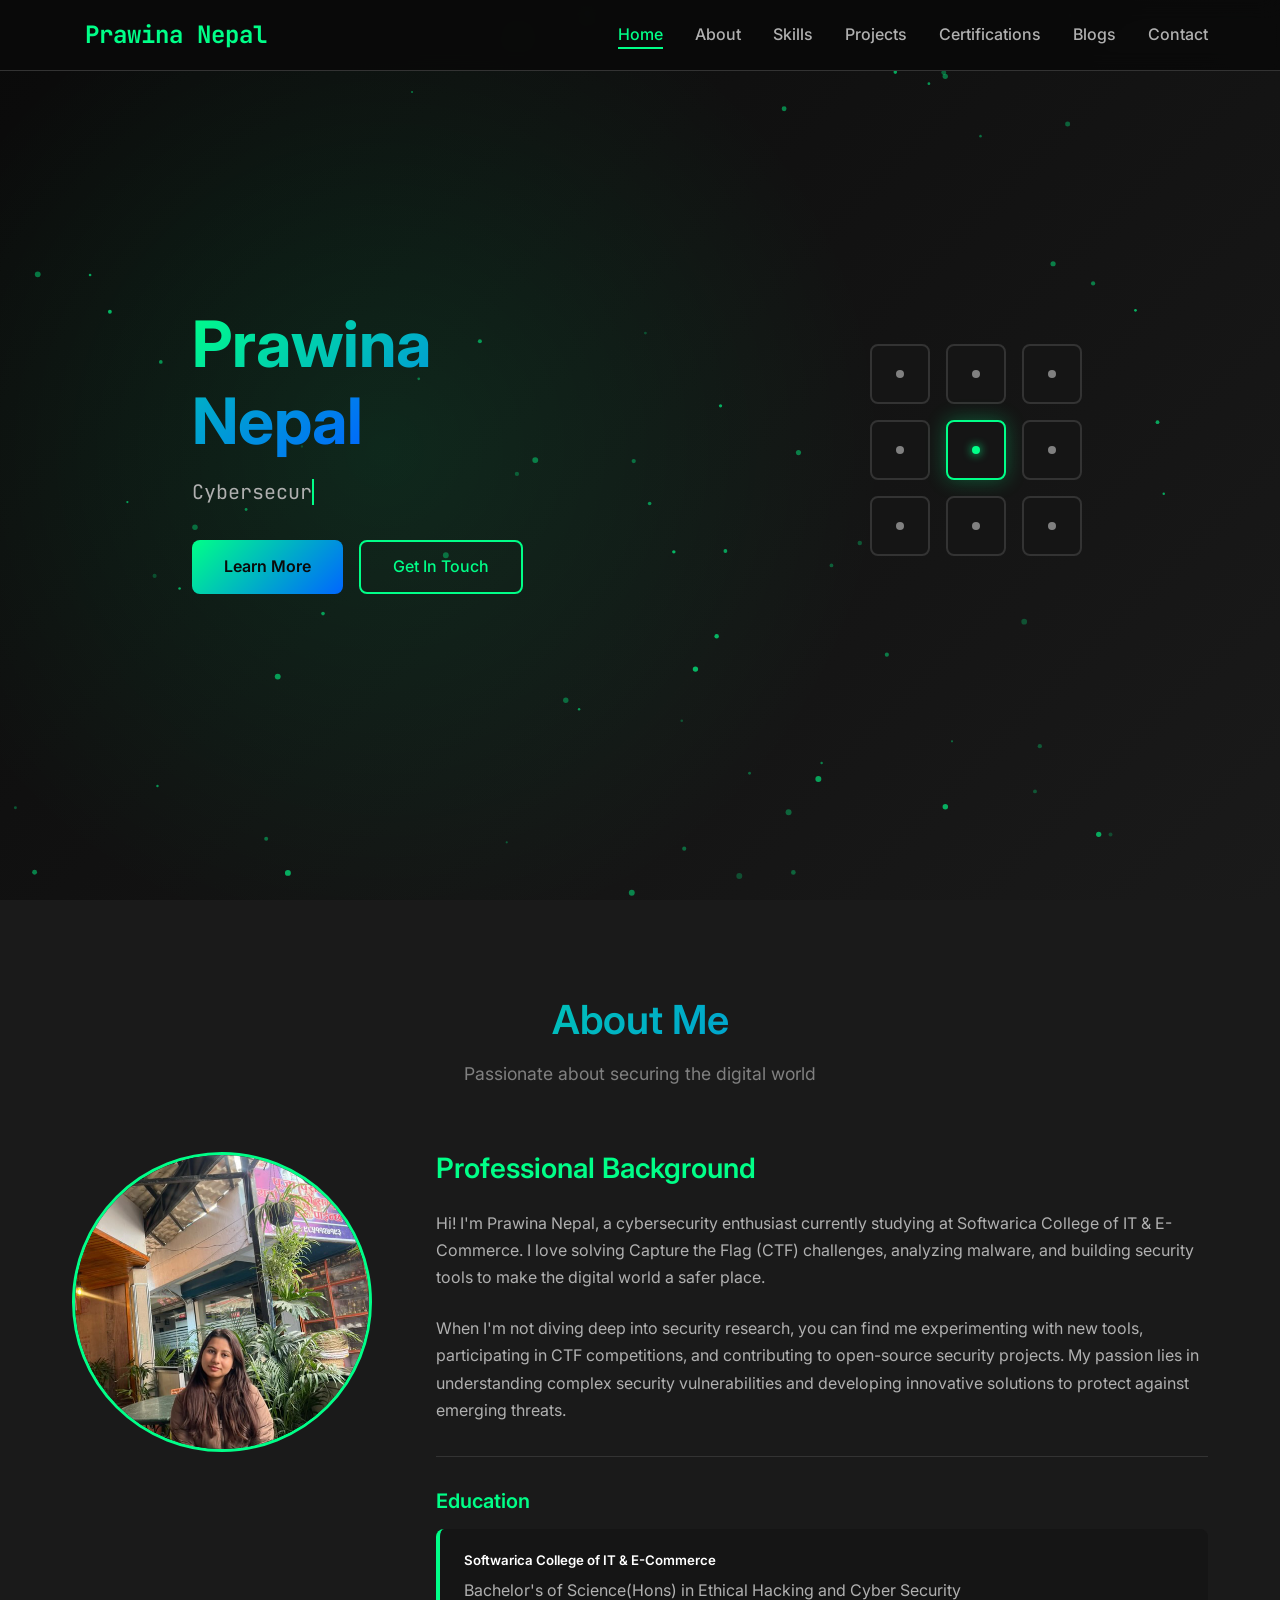
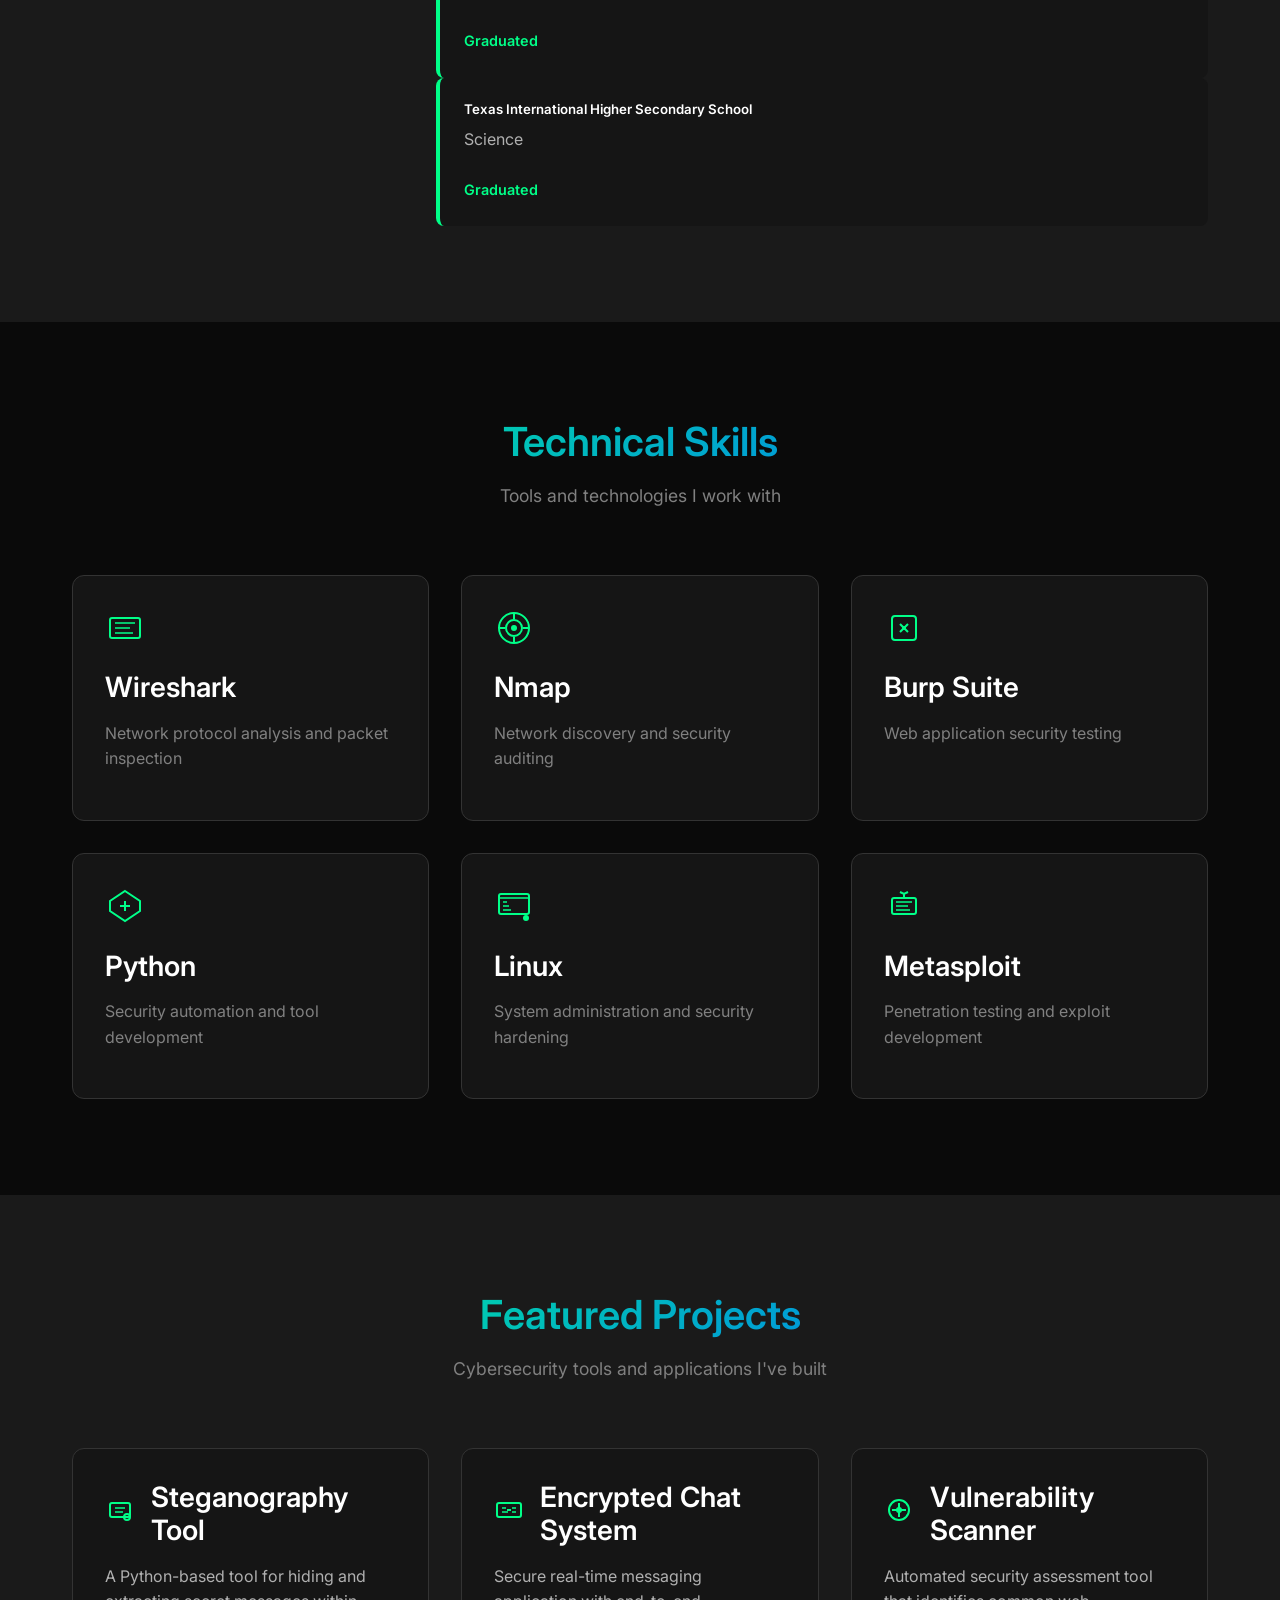
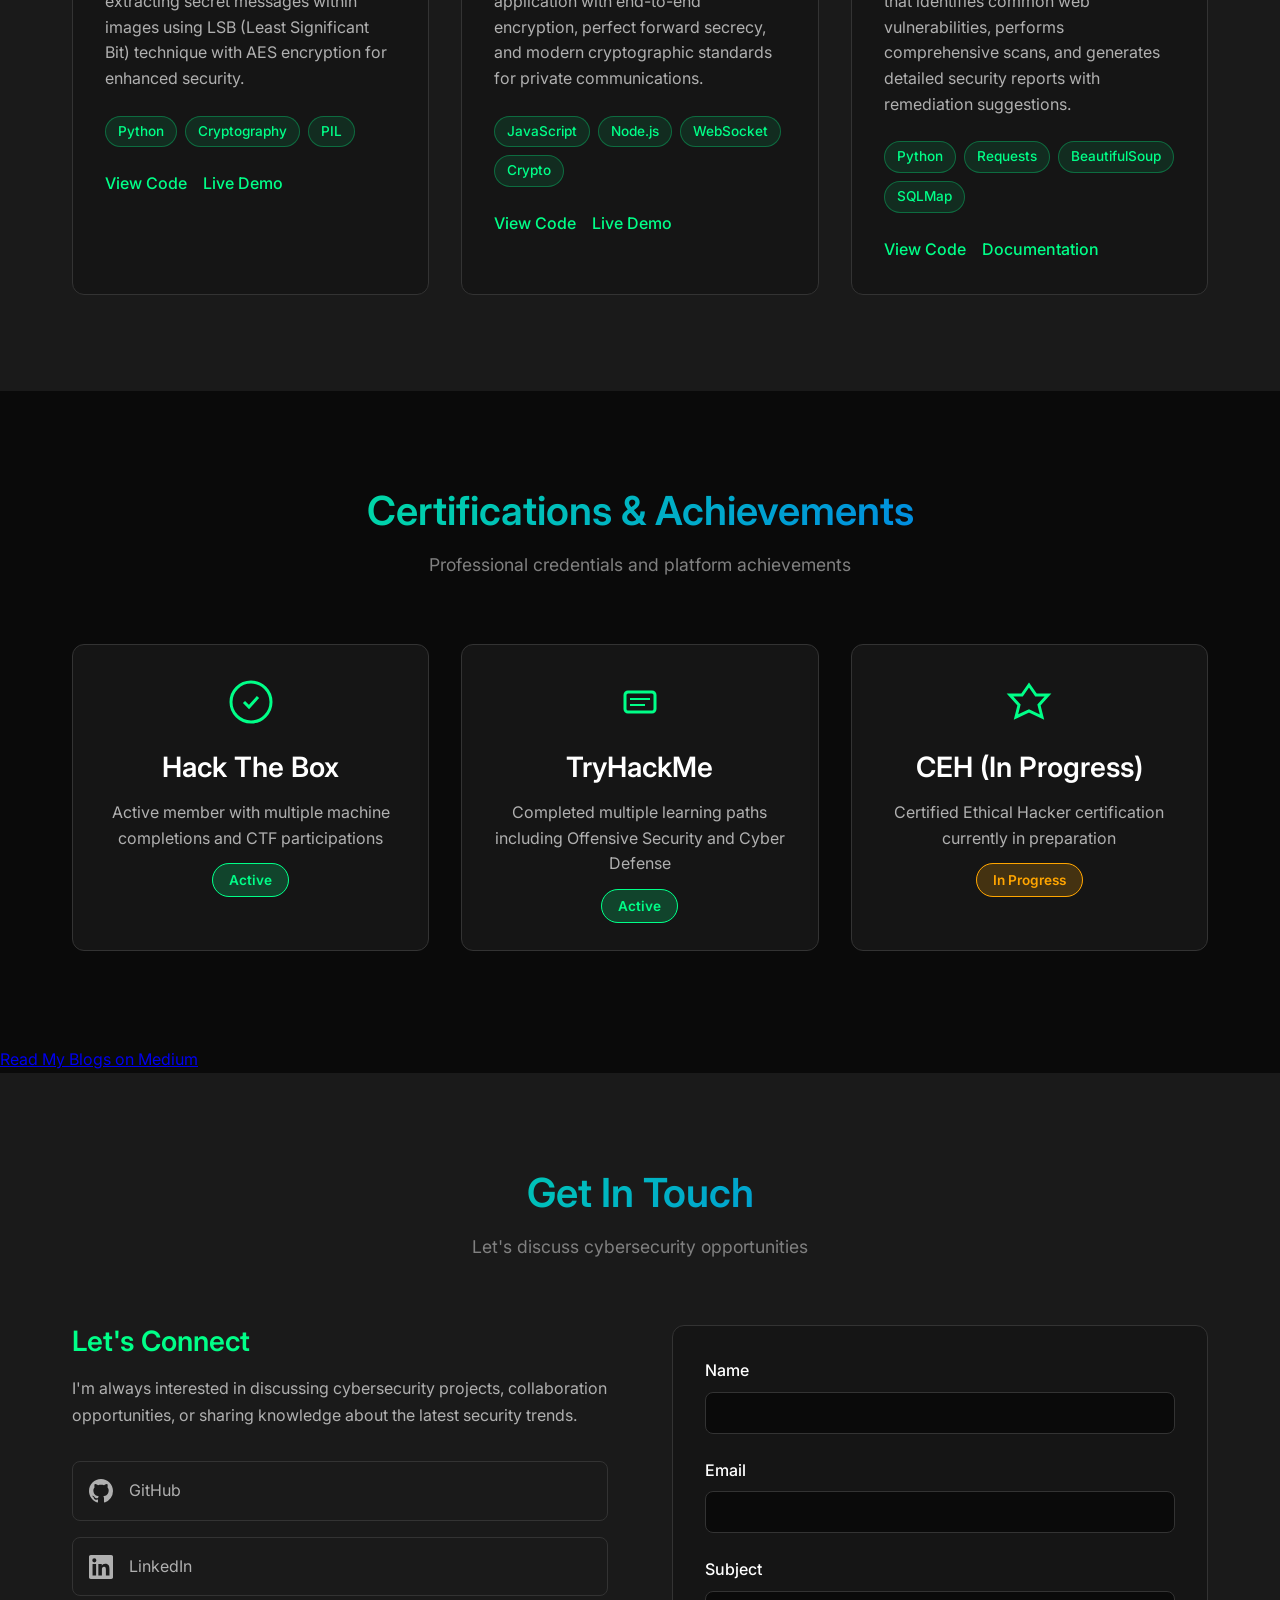
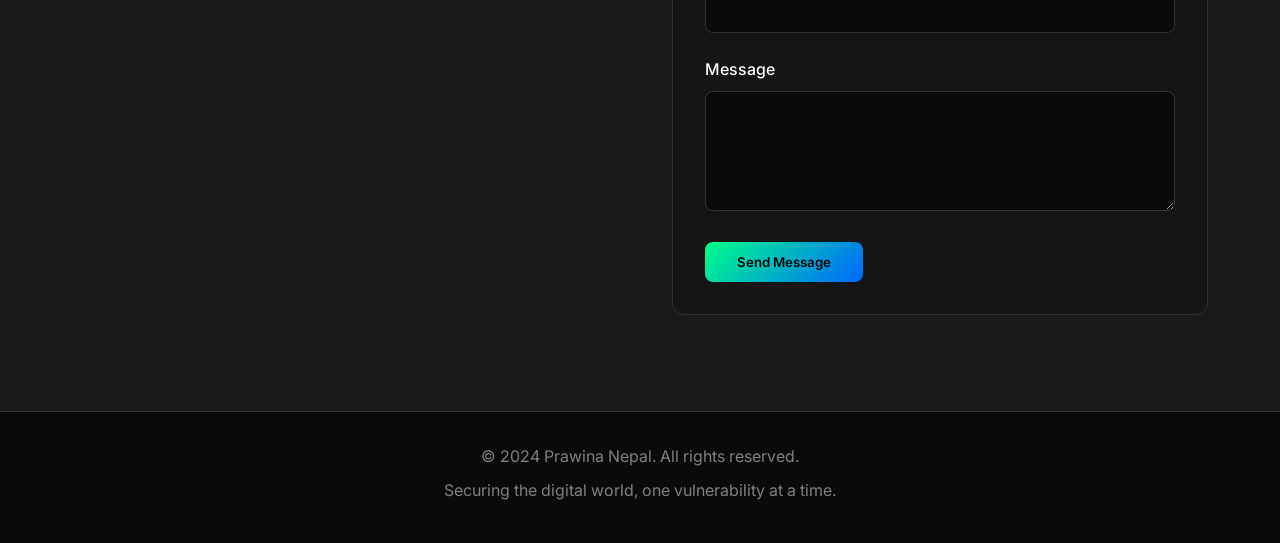
<file: docs/index.html>
<!DOCTYPE html>
<html lang="en">
<head>
    <meta charset="UTF-8">
    <meta name="viewport" content="width=device-width, initial-scale=1.0">
    <title>Prawina Nepal - Cybersecurity Specialist</title>
    <meta name="description" content="Navya Nepal - Cybersecurity Specialist, Ethical Hacker, and Privacy Advocate. Expert in penetration testing, malware analysis, and security tools.">
    <meta name="keywords" content="cybersecurity, ethical hacking, penetration testing, security specialist, Navya Nepal">
    <link rel="preconnect" href="https://fonts.googleapis.com">
    <link rel="preconnect" href="https://fonts.gstatic.com" crossorigin>
    <link href="https://fonts.googleapis.com/css2?family=Inter:wght@300;400;500;600;700&family=JetBrains+Mono:wght@400;500;600&display=swap" rel="stylesheet">
    <link rel="stylesheet" href="src/styles/main.css">
</head>
<body>
    <!-- Navigation -->
    <nav class="navbar" id="navbar">
        <div class="nav-container">
            <div class="nav-logo">
                <a href="#home">Prawina Nepal</a>
            </div>
            <ul class="nav-menu" id="nav-menu">
                <li class="nav-item">
                    <a href="#home" class="nav-link">Home</a>
                </li>
                <li class="nav-item">
                    <a href="#about" class="nav-link">About</a>
                </li>
                <li class="nav-item">
                    <a href="#skills" class="nav-link">Skills</a>
                </li>
                <li class="nav-item">
                    <a href="#projects" class="nav-link">Projects</a>
                </li>
                <li class="nav-item">
                    <a href="#certifications" class="nav-link">Certifications</a>
                </li>
                <li class="nav-item">
                    <a href="https://medium.com/@yourusername" target="_blank" rel="noopener noreferrer" class="nav-link">Blogs</a>

                </li>
                <li class="nav-item">
                    <a href="#contact" class="nav-link">Contact</a>
                </li>
            </ul>
            <div class="hamburger" id="hamburger">
                <span class="bar"></span>
                <span class="bar"></span>
                <span class="bar"></span>
            </div>
        </div>
    </nav>

    <!-- Hero Section -->
    <section id="home" class="hero">
        <div class="hero-container">
            <div class="hero-content">
                <h1 class="hero-title">
                    <span class="hero-name">Prawina Nepal</span>
                </h1>
                <p class="hero-tagline">
                    <span class="typewriter">Cybersecurity Specialist | Ethical Hacker</span>
                </p>
                <div class="hero-buttons">
                    <a href="#about" class="btn btn-primary">Learn More</a>
                    <a href="#contact" class="btn btn-secondary">Get In Touch</a>
                </div>
            </div>
            <div class="hero-visual">
                <div class="security-grid">
                    <div class="grid-item"></div>
                    <div class="grid-item"></div>
                    <div class="grid-item"></div>
                    <div class="grid-item"></div>
                    <div class="grid-item active"></div>
                    <div class="grid-item"></div>
                    <div class="grid-item"></div>
                    <div class="grid-item"></div>
                    <div class="grid-item"></div>
                </div>
            

    </section>

    <!-- About Section -->
    <section id="about" class="about">
        <div class="container">
            <div class="section-header">
                <h2 class="section-title">About Me</h2>
                <p class="section-subtitle">Passionate about securing the digital world</p>
            </div>
            <div class="about-content">
                <div class="about-image">
                    <div class="profile-placeholder">
                        <img src="prawina.JPG" alt="My Profile Picture" width="500" height="350" style="border-radius: 80%; object-fit: cover;">
                    </div>
                </div>
                <div class="about-text">
                    <h3>Professional Background</h3>
                    <p>Hi! I'm Prawina Nepal, a cybersecurity enthusiast currently studying at Softwarica College of IT & E-Commerce. I love solving Capture the Flag (CTF) challenges, analyzing malware, and building security tools to make the digital world a safer place.</p>
                    
                    <p>When I'm not diving deep into security research, you can find me experimenting with new tools, participating in CTF competitions, and contributing to open-source security projects. My passion lies in understanding complex security vulnerabilities and developing innovative solutions to protect against emerging threats.</p>
                    
                    <div class="education">
                        <h4>Education</h4>
                        <div class="education-item">
                            <h5>Softwarica College of IT & E-Commerce</h5>
                            <p>Bachelor's of Science(Hons) in Ethical Hacking and Cyber Security</p>
                            <span class="education-year">Graduated</span>
                        </div>
                         <div class="education-item">
                            <h5>Texas International Higher Secondary School</h5>
                            <p>Science</p>
                            <span class="education-year">Graduated</span>
                        </div>
                    </div>
                </div>
            </div>
        </div>
    </section>

    <!-- Skills Section -->
    <section id="skills" class="skills">
        <div class="container">
            <div class="section-header">
                <h2 class="section-title">Technical Skills</h2>
                <p class="section-subtitle">Tools and technologies I work with</p>
            </div>
            <div class="skills-grid">
                <div class="skill-card">
                    <div class="skill-icon">
                        <svg width="40" height="40" viewBox="0 0 40 40" fill="none">
                            <rect x="5" y="10" width="30" height="20" rx="2" stroke="var(--accent-color)" stroke-width="2"/>
                            <path d="M10 15h20M10 20h15M10 25h18" stroke="var(--accent-color)" stroke-width="1.5"/>
                        </svg>
                    </div>
                    <h3>Wireshark</h3>
                    <p>Network protocol analysis and packet inspection</p>
                </div>
                
                <div class="skill-card">
                    <div class="skill-icon">
                        <svg width="40" height="40" viewBox="0 0 40 40" fill="none">
                            <circle cx="20" cy="20" r="15" stroke="var(--accent-color)" stroke-width="2"/>
                            <circle cx="20" cy="20" r="8" stroke="var(--accent-color)" stroke-width="2"/>
                            <circle cx="20" cy="20" r="3" fill="var(--accent-color)"/>
                            <path d="M20 5v6M20 29v6M35 20h-6M11 20H5" stroke="var(--accent-color)" stroke-width="2"/>
                        </svg>
                    </div>
                    <h3>Nmap</h3>
                    <p>Network discovery and security auditing</p>
                </div>
                
                <div class="skill-card">
                    <div class="skill-icon">
                        <svg width="40" height="40" viewBox="0 0 40 40" fill="none">
                            <rect x="8" y="8" width="24" height="24" rx="3" stroke="var(--accent-color)" stroke-width="2"/>
                            <path d="M16 16l8 8M24 16l-8 8" stroke="var(--accent-color)" stroke-width="2"/>
                            <circle cx="20" cy="20" r="2" fill="var(--accent-color)"/>
                        </svg>
                    </div>
                    <h3>Burp Suite</h3>
                    <p>Web application security testing</p>
                </div>
                
                <div class="skill-card">
                    <div class="skill-icon">
                        <svg width="40" height="40" viewBox="0 0 40 40" fill="none">
                            <path d="M20 5L35 15v10L20 35L5 25V15L20 5z" stroke="var(--accent-color)" stroke-width="2"/>
                            <path d="M20 15v10M15 20h10" stroke="var(--accent-color)" stroke-width="2"/>
                        </svg>
                    </div>
                    <h3>Python</h3>
                    <p>Security automation and tool development</p>
                </div>
                
                <div class="skill-card">
                    <div class="skill-icon">
                        <svg width="40" height="40" viewBox="0 0 40 40" fill="none">
                            <rect x="5" y="8" width="30" height="20" rx="2" stroke="var(--accent-color)" stroke-width="2"/>
                            <path d="M5 12h30M9 16h4M9 20h6M9 24h8" stroke="var(--accent-color)" stroke-width="1.5"/>
                            <circle cx="32" cy="32" r="3" fill="var(--accent-color)"/>
                        </svg>
                    </div>
                    <h3>Linux</h3>
                    <p>System administration and security hardening</p>
                </div>
                
                <div class="skill-card">
                    <div class="skill-icon">
                        <svg width="40" height="40" viewBox="0 0 40 40" fill="none">
                            <rect x="8" y="12" width="24" height="16" rx="2" stroke="var(--accent-color)" stroke-width="2"/>
                            <path d="M12 16h16M12 20h12M12 24h14" stroke="var(--accent-color)" stroke-width="1.5"/>
                            <path d="M20 8v4M16 6l4 2 4-2" stroke="var(--accent-color)" stroke-width="2"/>
                        </svg>
                    </div>
                    <h3>Metasploit</h3>
                    <p>Penetration testing and exploit development</p>
                </div>
            </div>
        </div>
    </section>

    <!-- Projects Section -->
    <section id="projects" class="projects">
        <div class="container">
            <div class="section-header">
                <h2 class="section-title">Featured Projects</h2>
                <p class="section-subtitle">Cybersecurity tools and applications I've built</p>
            </div>
            <div class="projects-grid">
                <div class="project-card">
                    <div class="project-header">
                        <div class="project-icon">
                            <svg width="30" height="30" viewBox="0 0 30 30" fill="none">
                                <rect x="5" y="8" width="20" height="14" rx="2" stroke="var(--accent-color)" stroke-width="2"/>
                                <path d="M10 13h10M10 17h8" stroke="var(--accent-color)" stroke-width="1.5"/>
                                <circle cx="22" cy="22" r="3" stroke="var(--accent-color)" stroke-width="2"/>
                            </svg>
                        </div>
                        <h3>Steganography Tool</h3>
                    </div>
                    <p>A Python-based tool for hiding and extracting secret messages within images using LSB (Least Significant Bit) technique with AES encryption for enhanced security.</p>
                    <div class="project-tech">
                        <span class="tech-tag">Python</span>
                        <span class="tech-tag">Cryptography</span>
                        <span class="tech-tag">PIL</span>
                    </div>
                    <div class="project-links">
                        <a href="#" class="project-link">View Code</a>
                        <a href="#" class="project-link">Live Demo</a>
                    </div>
                </div>
                
                <div class="project-card">
                    <div class="project-header">
                        <div class="project-icon">
                            <svg width="30" height="30" viewBox="0 0 30 30" fill="none">
                                <rect x="3" y="8" width="24" height="14" rx="2" stroke="var(--accent-color)" stroke-width="2"/>
                                <path d="M8 13h4M8 17h6M18 13h4M18 17h4" stroke="var(--accent-color)" stroke-width="1.5"/>
                                <path d="M13 15h4" stroke="var(--accent-color)" stroke-width="2"/>
                            </svg>
                        </div>
                        <h3>Encrypted Chat System</h3>
                    </div>
                    <p>Secure real-time messaging application with end-to-end encryption, perfect forward secrecy, and modern cryptographic standards for private communications.</p>
                    <div class="project-tech">
                        <span class="tech-tag">JavaScript</span>
                        <span class="tech-tag">Node.js</span>
                        <span class="tech-tag">WebSocket</span>
                        <span class="tech-tag">Crypto</span>
                    </div>
                    <div class="project-links">
                        <a href="#" class="project-link">View Code</a>
                        <a href="#" class="project-link">Live Demo</a>
                    </div>
                </div>
                
                <div class="project-card">
                    <div class="project-header">
                        <div class="project-icon">
                            <svg width="30" height="30" viewBox="0 0 30 30" fill="none">
                                <circle cx="15" cy="15" r="10" stroke="var(--accent-color)" stroke-width="2"/>
                                <path d="M15 8v14M8 15h14" stroke="var(--accent-color)" stroke-width="2"/>
                                <circle cx="15" cy="15" r="3" fill="var(--accent-color)"/>
                            </svg>
                        </div>
                        <h3>Vulnerability Scanner</h3>
                    </div>
                    <p>Automated security assessment tool that identifies common web vulnerabilities, performs comprehensive scans, and generates detailed security reports with remediation suggestions.</p>
                    <div class="project-tech">
                        <span class="tech-tag">Python</span>
                        <span class="tech-tag">Requests</span>
                        <span class="tech-tag">BeautifulSoup</span>
                        <span class="tech-tag">SQLMap</span>
                    </div>
                    <div class="project-links">
                        <a href="#" class="project-link">View Code</a>
                        <a href="#" class="project-link">Documentation</a>
                    </div>
                </div>
            </div>
        </div>
    </section>

    <!-- Certifications Section -->
    <section id="certifications" class="certifications">
        <div class="container">
            <div class="section-header">
                <h2 class="section-title">Certifications & Achievements</h2>
                <p class="section-subtitle">Professional credentials and platform achievements</p>
            </div>
            <div class="certifications-grid">
                <div class="cert-card">
                    <div class="cert-badge">
                        <svg width="50" height="50" viewBox="0 0 50 50" fill="none">
                            <circle cx="25" cy="25" r="20" stroke="var(--accent-color)" stroke-width="3"/>
                            <path d="M18 25l5 5 9-10" stroke="var(--accent-color)" stroke-width="3" fill="none"/>
                        </svg>
                    </div>
                    <h3>Hack The Box</h3>
                    <p>Active member with multiple machine completions and CTF participations</p>
                    <div class="cert-status">
                        <span class="status-badge active">Active</span>
                    </div>
                </div>
                
                <div class="cert-card">
                    <div class="cert-badge">
                        <svg width="50" height="50" viewBox="0 0 50 50" fill="none">
                            <rect x="10" y="15" width="30" height="20" rx="3" stroke="var(--accent-color)" stroke-width="3"/>
                            <path d="M15 22h20M15 28h15" stroke="var(--accent-color)" stroke-width="2"/>
                        </svg>
                    </div>
                    <h3>TryHackMe</h3>
                    <p>Completed multiple learning paths including Offensive Security and Cyber Defense</p>
                    <div class="cert-status">
                        <span class="status-badge active">Active</span>
                    </div>
                </div>
                
                <div class="cert-card">
                    <div class="cert-badge">
                        <svg width="50" height="50" viewBox="0 0 50 50" fill="none">
                            <polygon points="25,8 32,18 44,18 35,28 38,40 25,34 12,40 15,28 6,18 18,18" stroke="var(--accent-color)" stroke-width="3" fill="none"/>
                        </svg>
                    </div>
                    <h3>CEH (In Progress)</h3>
                    <p>Certified Ethical Hacker certification currently in preparation</p>
                    <div class="cert-status">
                        <span class="status-badge in-progress">In Progress</span>
                    </div>
                </div>
            </div>
        </div>
    </section>


 <!-- Blogs Section -->
  <a href="https://medium.com/@prawinanepal" target="_blank" rel="noopener noreferrer">
  Read My Blogs on Medium
</a>


    <!-- Contact Section -->
    <section id="contact" class="contact">
        <div class="container">
            <div class="section-header">
                <h2 class="section-title">Get In Touch</h2>
                <p class="section-subtitle">Let's discuss cybersecurity opportunities</p>
            </div>
            <div class="contact-content">
                <div class="contact-info">
                    <h3>Let's Connect</h3>
                    <p>I'm always interested in discussing cybersecurity projects, collaboration opportunities, or sharing knowledge about the latest security trends.</p>
                    
                    <div class="contact-links">
                        <a href="https://github.com/prawina-nepal" class="contact-link" target="_blank" rel="noopener noreferrer">
                            <svg width="24" height="24" viewBox="0 0 24 24" fill="none">
                                <path d="M12 0C5.37 0 0 5.37 0 12c0 5.31 3.435 9.795 8.205 11.385.6.105.825-.255.825-.57 0-.285-.015-1.23-.015-2.235-3.015.555-3.795-.735-4.035-1.41-.135-.345-.72-1.41-1.23-1.695-.42-.225-1.02-.78-.015-.795.945-.015 1.62.87 1.845 1.23 1.08 1.815 2.805 1.305 3.495.99.105-.78.42-1.305.765-1.605-2.67-.3-5.46-1.335-5.46-5.925 0-1.305.465-2.385 1.23-3.225-.12-.3-.54-1.53.12-3.18 0 0 1.005-.315 3.3 1.23.96-.27 1.98-.405 3-.405s2.04.135 3 .405c2.295-1.56 3.3-1.23 3.3-1.23.66 1.65.24 2.88.12 3.18.765.84 1.23 1.905 1.23 3.225 0 4.605-2.805 5.625-5.475 5.925.435.375.81 1.095.81 2.22 0 1.605-.015 2.895-.015 3.3 0 .315.225.69.825.57A12.02 12.02 0 0024 12c0-6.63-5.37-12-12-12z" fill="currentColor"/>
                            </svg>
                            GitHub
                        </a>
                        <a href="https://www.linkedin.com/in/prabina-nepal-7aa715289/" class="contact-link" target="_blank" rel="noopener noreferrer">
                            <svg width="24" height="24" viewBox="0 0 24 24" fill="none">
                                <path d="M20.447 20.452h-3.554v-5.569c0-1.328-.027-3.037-1.852-3.037-1.853 0-2.136 1.445-2.136 2.939v5.667H9.351V9h3.414v1.561h.046c.477-.9 1.637-1.85 3.37-1.85 3.601 0 4.267 2.37 4.267 5.455v6.286zM5.337 7.433a2.062 2.062 0 01-2.063-2.065 2.064 2.064 0 112.063 2.065zm1.782 13.019H3.555V9h3.564v11.452zM22.225 0H1.771C.792 0 0 .774 0 1.729v20.542C0 23.227.792 24 1.771 24h20.451C23.2 24 24 23.227 24 22.271V1.729C24 .774 23.2 0 22.222 0h.003z" fill="currentColor"/>
                            </svg>
                            LinkedIn
                        </a>
                    </div>
                </div>
                
                <form class="contact-form" id="contact-form">
                    <div class="form-group">
                        <label for="name">Name</label>
                        <input type="text" id="name" name="name" required>
                    </div>
                    <div class="form-group">
                        <label for="email">Email</label>
                        <input type="email" id="email" name="email" required>
                    </div>
                    <div class="form-group">
                        <label for="subject">Subject</label>
                        <input type="text" id="subject" name="subject" required>
                    </div>
                    <div class="form-group">
                        <label for="message">Message</label>
                        <textarea id="message" name="message" rows="5" required></textarea>
                    </div>
                    <button type="submit" class="btn btn-primary">Send Message</button>
                </form>
            </div>
        </div>
    </section>

    <!-- Footer -->
    <footer class="footer">
        <div class="container">
            <div class="footer-content">
                <p>&copy; 2024 Prawina Nepal. All rights reserved.</p>
                <p>Securing the digital world, one vulnerability at a time.</p>
            </div>
        </div>
    </footer>

    <script src="src/scripts/main.js"></script>
</body>
</html>
</file>
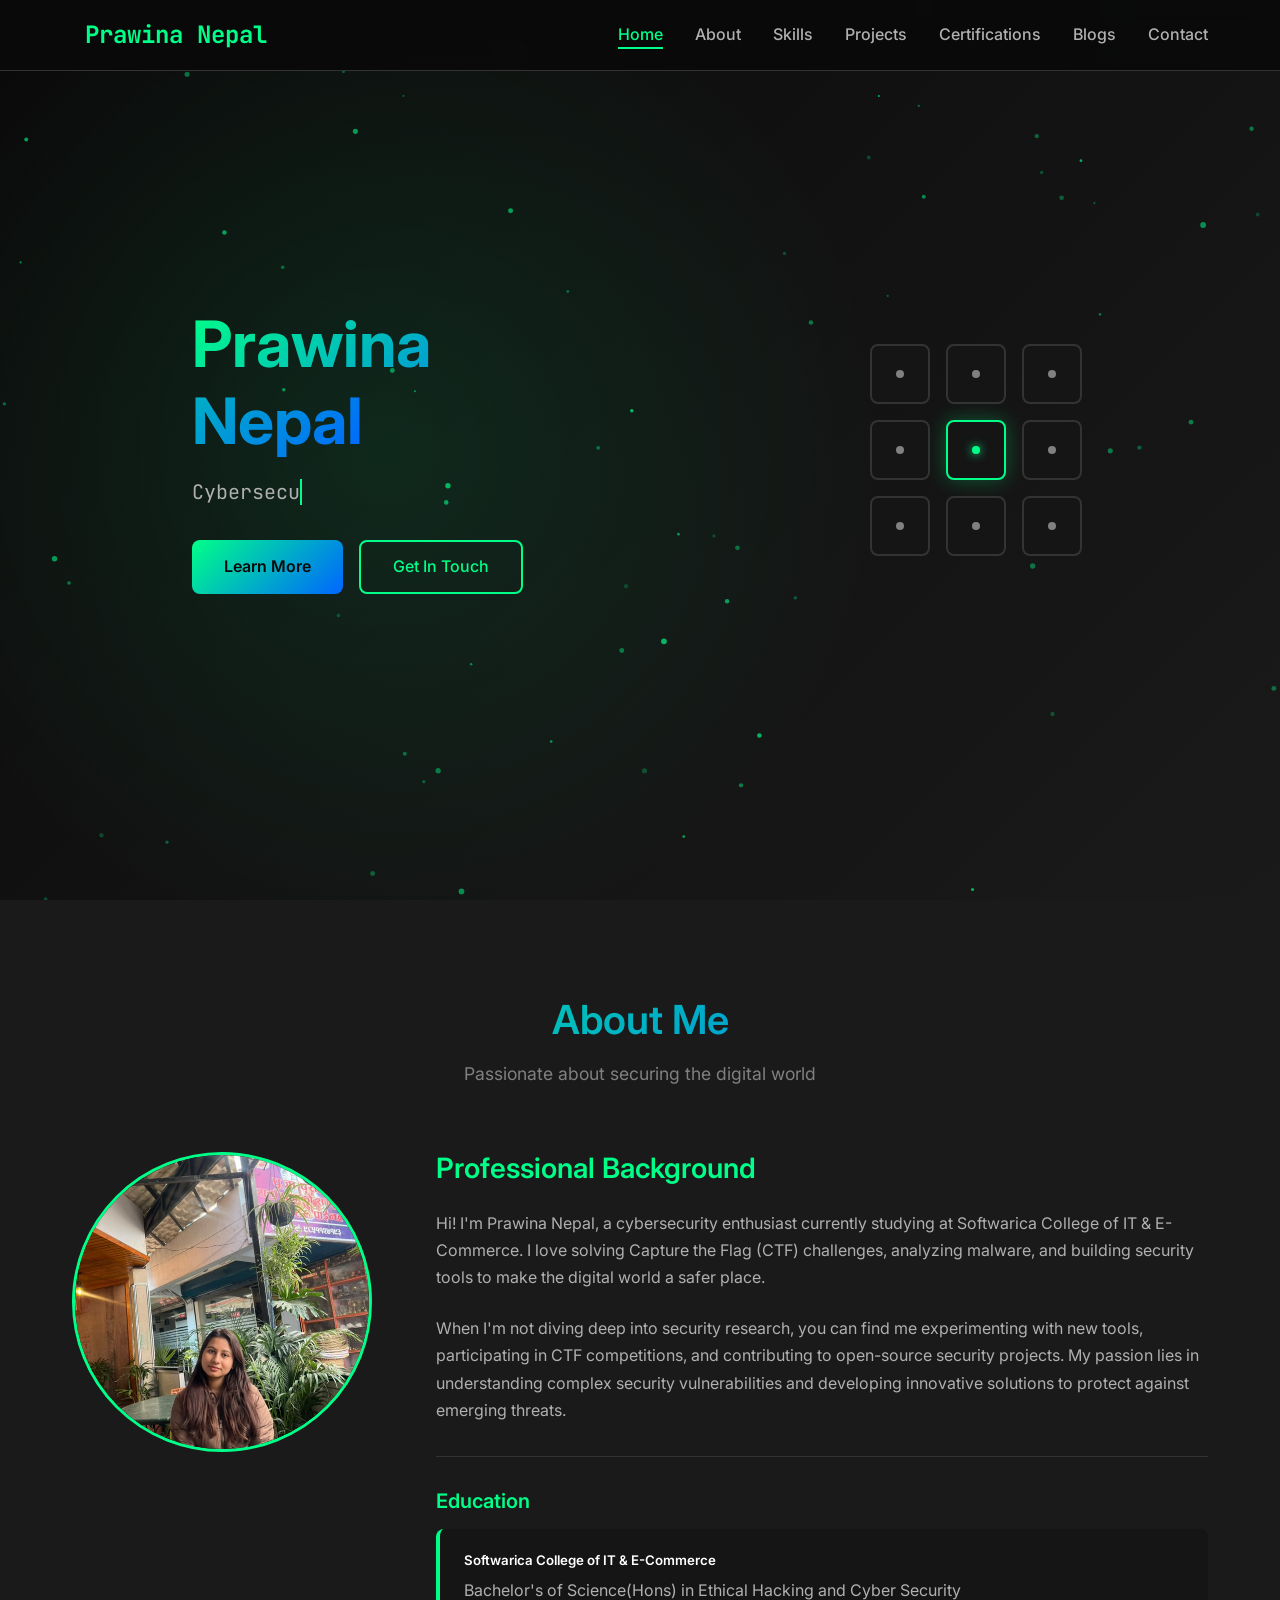
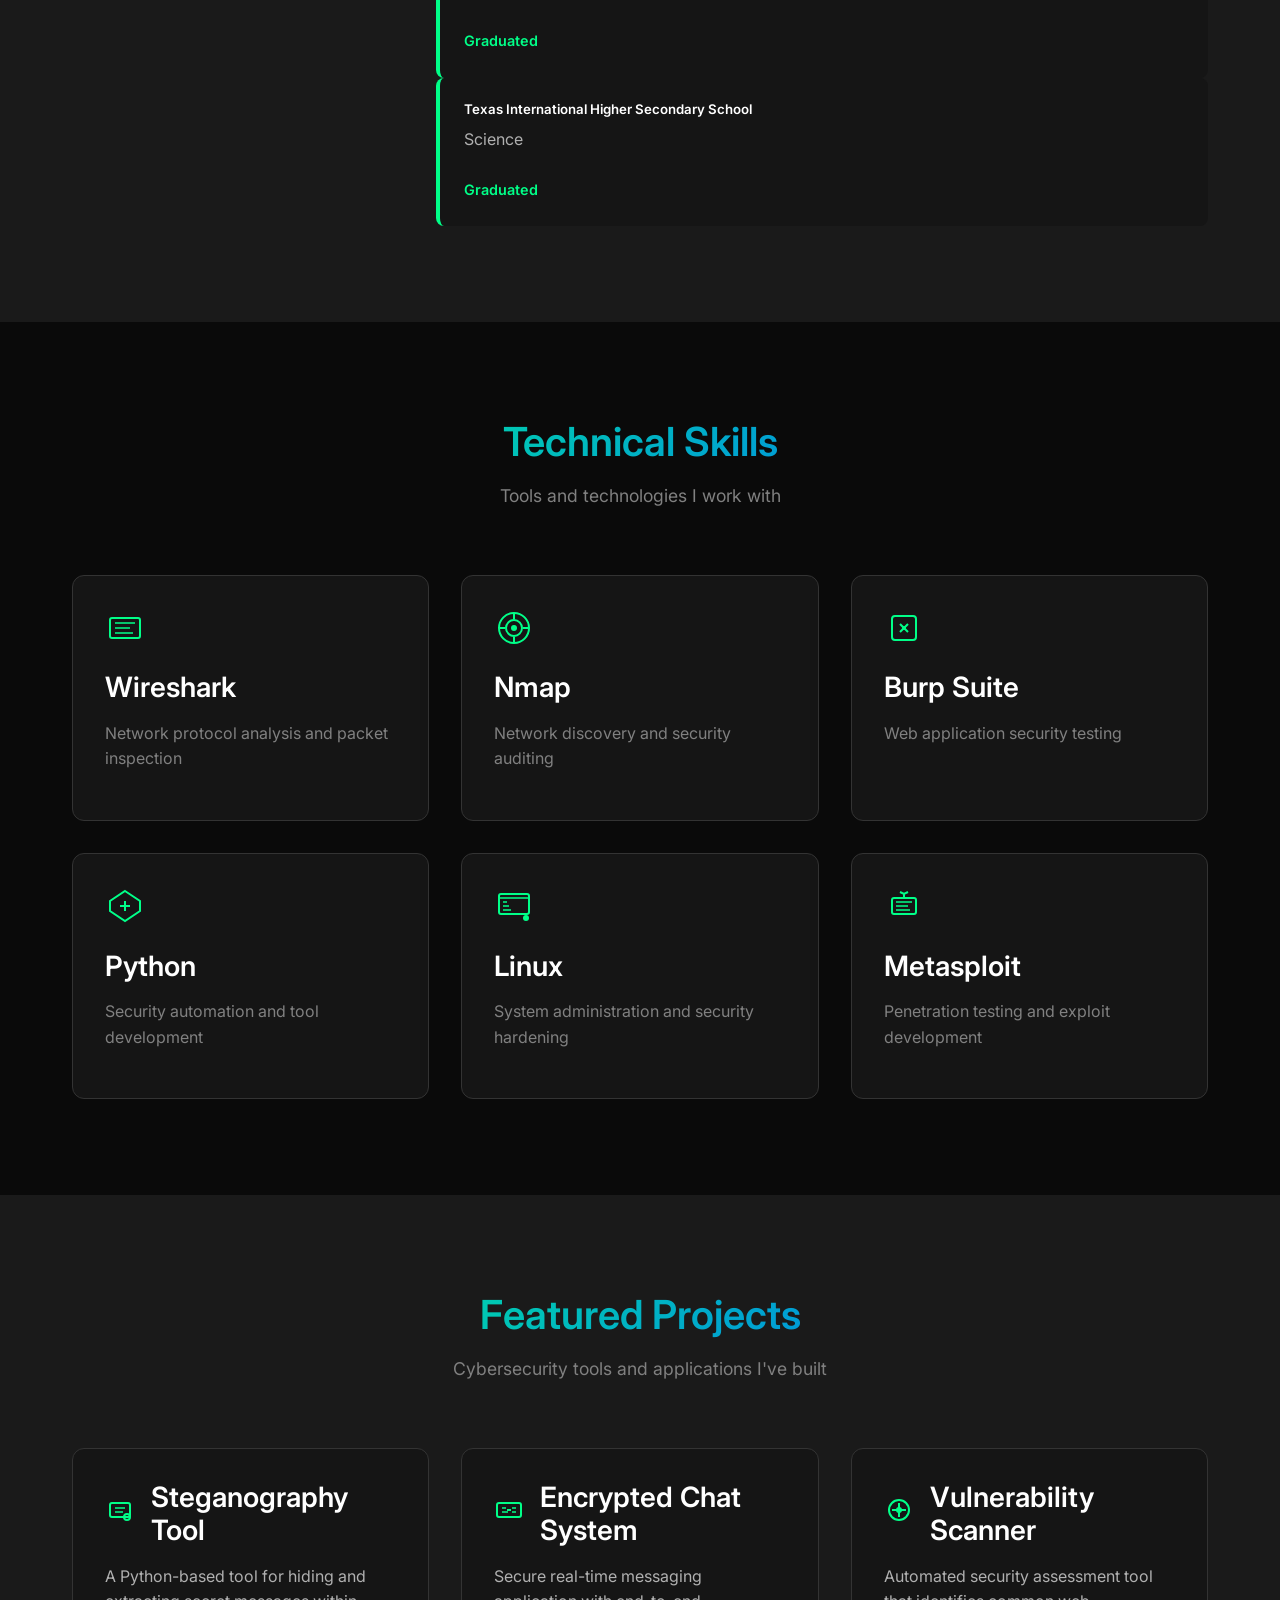
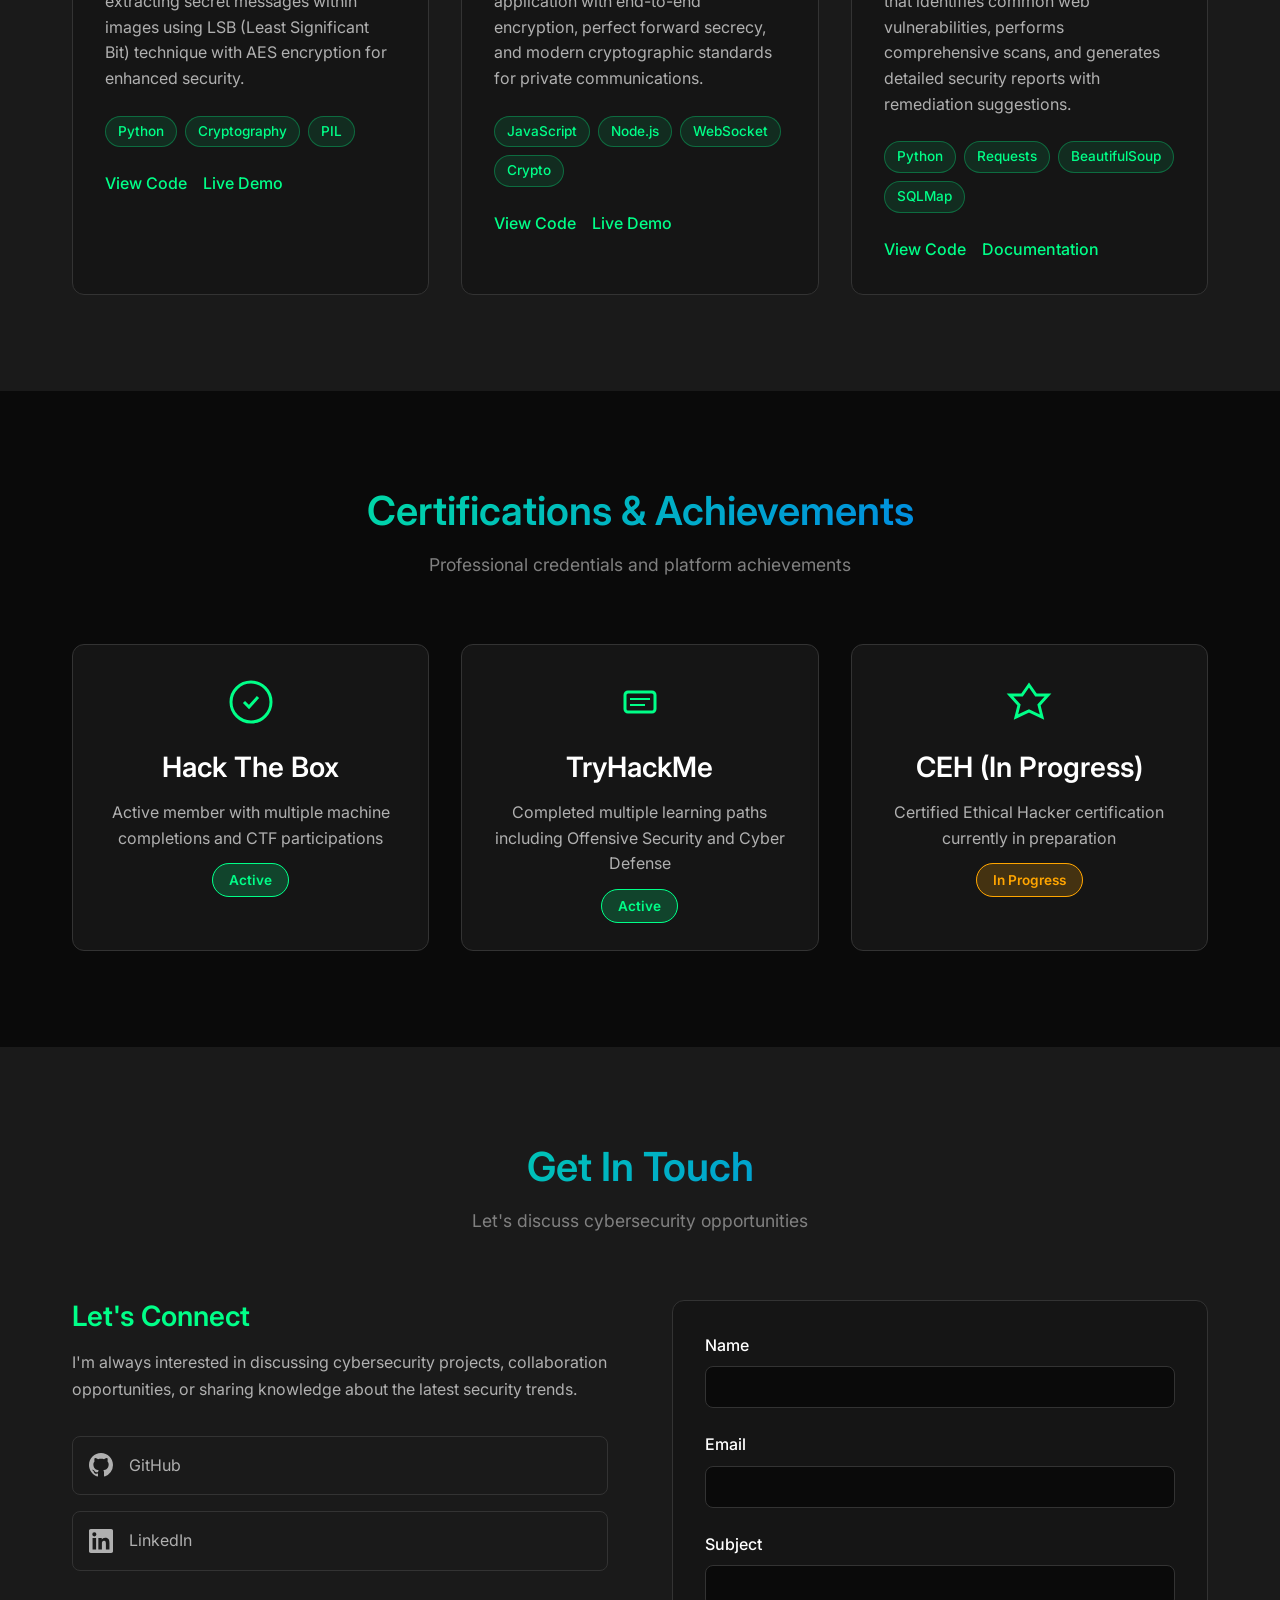
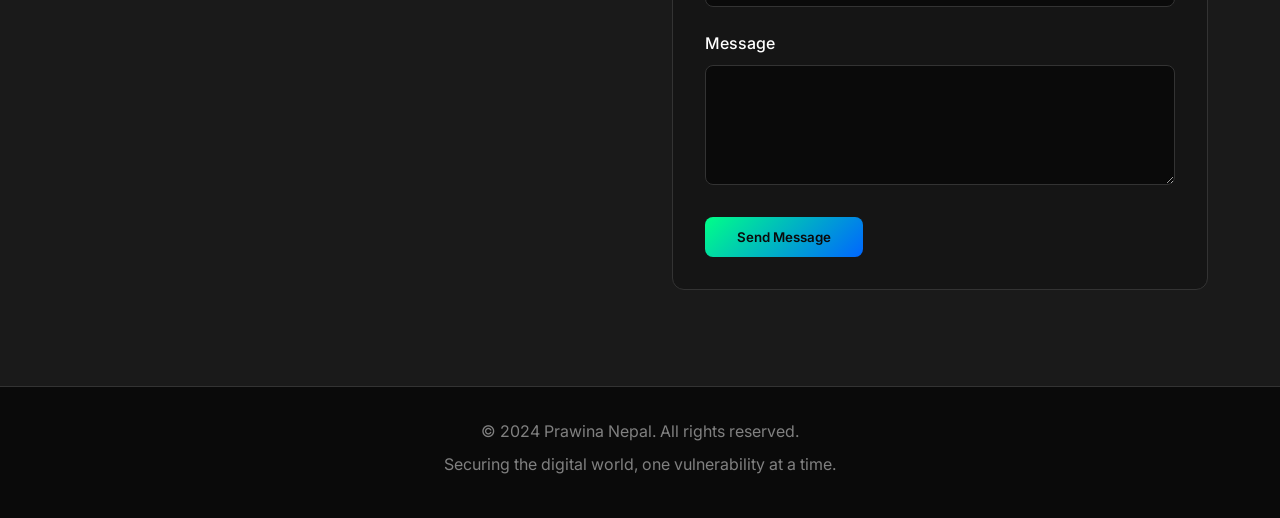
<file: project/index.html>
<!DOCTYPE html>
<html lang="en">
<head>
    <meta charset="UTF-8">
    <meta name="viewport" content="width=device-width, initial-scale=1.0">
    <title>Prawina Nepal - Cybersecurity Specialist</title>
    <meta name="description" content="Navya Nepal - Cybersecurity Specialist, Ethical Hacker, and Privacy Advocate. Expert in penetration testing, malware analysis, and security tools.">
    <meta name="keywords" content="cybersecurity, ethical hacking, penetration testing, security specialist, Navya Nepal">
    <link rel="preconnect" href="https://fonts.googleapis.com">
    <link rel="preconnect" href="https://fonts.gstatic.com" crossorigin>
    <link href="https://fonts.googleapis.com/css2?family=Inter:wght@300;400;500;600;700&family=JetBrains+Mono:wght@400;500;600&display=swap" rel="stylesheet">
    <link rel="stylesheet" href="src/styles/main.css">
</head>
<body>
    <!-- Navigation -->
    <nav class="navbar" id="navbar">
        <div class="nav-container">
            <div class="nav-logo">
                <a href="#home">Prawina Nepal</a>
            </div>
            <ul class="nav-menu" id="nav-menu">
                <li class="nav-item">
                    <a href="#home" class="nav-link">Home</a>
                </li>
                <li class="nav-item">
                    <a href="#about" class="nav-link">About</a>
                </li>
                <li class="nav-item">
                    <a href="#skills" class="nav-link">Skills</a>
                </li>
                <li class="nav-item">
                    <a href="#projects" class="nav-link">Projects</a>
                </li>
                <li class="nav-item">
                    <a href="#certifications" class="nav-link">Certifications</a>
                </li>
                <li class="nav-item">
                    <a href="#blogs" class="nav-link">Blogs</a>
                </li>
                <li class="nav-item">
                    <a href="#contact" class="nav-link">Contact</a>
                </li>
            </ul>
            <div class="hamburger" id="hamburger">
                <span class="bar"></span>
                <span class="bar"></span>
                <span class="bar"></span>
            </div>
        </div>
    </nav>

    <!-- Hero Section -->
    <section id="home" class="hero">
        <div class="hero-container">
            <div class="hero-content">
                <h1 class="hero-title">
                    <span class="hero-name">Prawina Nepal</span>
                </h1>
                <p class="hero-tagline">
                    <span class="typewriter">Cybersecurity Specialist | Ethical Hacker</span>
                </p>
                <div class="hero-buttons">
                    <a href="#about" class="btn btn-primary">Learn More</a>
                    <a href="#contact" class="btn btn-secondary">Get In Touch</a>
                </div>
            </div>
            <div class="hero-visual">
                <div class="security-grid">
                    <div class="grid-item"></div>
                    <div class="grid-item"></div>
                    <div class="grid-item"></div>
                    <div class="grid-item"></div>
                    <div class="grid-item active"></div>
                    <div class="grid-item"></div>
                    <div class="grid-item"></div>
                    <div class="grid-item"></div>
                    <div class="grid-item"></div>
                </div>
            

    </section>

    <!-- About Section -->
    <section id="about" class="about">
        <div class="container">
            <div class="section-header">
                <h2 class="section-title">About Me</h2>
                <p class="section-subtitle">Passionate about securing the digital world</p>
            </div>
            <div class="about-content">
                <div class="about-image">
                    <div class="profile-placeholder">
                        <img src="prawina.JPG" alt="My Profile Picture" width="500" height="350" style="border-radius: 80%; object-fit: cover;">
                    </div>
                </div>
                <div class="about-text">
                    <h3>Professional Background</h3>
                    <p>Hi! I'm Prawina Nepal, a cybersecurity enthusiast currently studying at Softwarica College of IT & E-Commerce. I love solving Capture the Flag (CTF) challenges, analyzing malware, and building security tools to make the digital world a safer place.</p>
                    
                    <p>When I'm not diving deep into security research, you can find me experimenting with new tools, participating in CTF competitions, and contributing to open-source security projects. My passion lies in understanding complex security vulnerabilities and developing innovative solutions to protect against emerging threats.</p>
                    
                    <div class="education">
                        <h4>Education</h4>
                        <div class="education-item">
                            <h5>Softwarica College of IT & E-Commerce</h5>
                            <p>Bachelor's of Science(Hons) in Ethical Hacking and Cyber Security</p>
                            <span class="education-year">Graduated</span>
                        </div>
                         <div class="education-item">
                            <h5>Texas International Higher Secondary School</h5>
                            <p>Science</p>
                            <span class="education-year">Graduated</span>
                        </div>
                    </div>
                </div>
            </div>
        </div>
    </section>

    <!-- Skills Section -->
    <section id="skills" class="skills">
        <div class="container">
            <div class="section-header">
                <h2 class="section-title">Technical Skills</h2>
                <p class="section-subtitle">Tools and technologies I work with</p>
            </div>
            <div class="skills-grid">
                <div class="skill-card">
                    <div class="skill-icon">
                        <svg width="40" height="40" viewBox="0 0 40 40" fill="none">
                            <rect x="5" y="10" width="30" height="20" rx="2" stroke="var(--accent-color)" stroke-width="2"/>
                            <path d="M10 15h20M10 20h15M10 25h18" stroke="var(--accent-color)" stroke-width="1.5"/>
                        </svg>
                    </div>
                    <h3>Wireshark</h3>
                    <p>Network protocol analysis and packet inspection</p>
                </div>
                
                <div class="skill-card">
                    <div class="skill-icon">
                        <svg width="40" height="40" viewBox="0 0 40 40" fill="none">
                            <circle cx="20" cy="20" r="15" stroke="var(--accent-color)" stroke-width="2"/>
                            <circle cx="20" cy="20" r="8" stroke="var(--accent-color)" stroke-width="2"/>
                            <circle cx="20" cy="20" r="3" fill="var(--accent-color)"/>
                            <path d="M20 5v6M20 29v6M35 20h-6M11 20H5" stroke="var(--accent-color)" stroke-width="2"/>
                        </svg>
                    </div>
                    <h3>Nmap</h3>
                    <p>Network discovery and security auditing</p>
                </div>
                
                <div class="skill-card">
                    <div class="skill-icon">
                        <svg width="40" height="40" viewBox="0 0 40 40" fill="none">
                            <rect x="8" y="8" width="24" height="24" rx="3" stroke="var(--accent-color)" stroke-width="2"/>
                            <path d="M16 16l8 8M24 16l-8 8" stroke="var(--accent-color)" stroke-width="2"/>
                            <circle cx="20" cy="20" r="2" fill="var(--accent-color)"/>
                        </svg>
                    </div>
                    <h3>Burp Suite</h3>
                    <p>Web application security testing</p>
                </div>
                
                <div class="skill-card">
                    <div class="skill-icon">
                        <svg width="40" height="40" viewBox="0 0 40 40" fill="none">
                            <path d="M20 5L35 15v10L20 35L5 25V15L20 5z" stroke="var(--accent-color)" stroke-width="2"/>
                            <path d="M20 15v10M15 20h10" stroke="var(--accent-color)" stroke-width="2"/>
                        </svg>
                    </div>
                    <h3>Python</h3>
                    <p>Security automation and tool development</p>
                </div>
                
                <div class="skill-card">
                    <div class="skill-icon">
                        <svg width="40" height="40" viewBox="0 0 40 40" fill="none">
                            <rect x="5" y="8" width="30" height="20" rx="2" stroke="var(--accent-color)" stroke-width="2"/>
                            <path d="M5 12h30M9 16h4M9 20h6M9 24h8" stroke="var(--accent-color)" stroke-width="1.5"/>
                            <circle cx="32" cy="32" r="3" fill="var(--accent-color)"/>
                        </svg>
                    </div>
                    <h3>Linux</h3>
                    <p>System administration and security hardening</p>
                </div>
                
                <div class="skill-card">
                    <div class="skill-icon">
                        <svg width="40" height="40" viewBox="0 0 40 40" fill="none">
                            <rect x="8" y="12" width="24" height="16" rx="2" stroke="var(--accent-color)" stroke-width="2"/>
                            <path d="M12 16h16M12 20h12M12 24h14" stroke="var(--accent-color)" stroke-width="1.5"/>
                            <path d="M20 8v4M16 6l4 2 4-2" stroke="var(--accent-color)" stroke-width="2"/>
                        </svg>
                    </div>
                    <h3>Metasploit</h3>
                    <p>Penetration testing and exploit development</p>
                </div>
            </div>
        </div>
    </section>

    <!-- Projects Section -->
    <section id="projects" class="projects">
        <div class="container">
            <div class="section-header">
                <h2 class="section-title">Featured Projects</h2>
                <p class="section-subtitle">Cybersecurity tools and applications I've built</p>
            </div>
            <div class="projects-grid">
                <div class="project-card">
                    <div class="project-header">
                        <div class="project-icon">
                            <svg width="30" height="30" viewBox="0 0 30 30" fill="none">
                                <rect x="5" y="8" width="20" height="14" rx="2" stroke="var(--accent-color)" stroke-width="2"/>
                                <path d="M10 13h10M10 17h8" stroke="var(--accent-color)" stroke-width="1.5"/>
                                <circle cx="22" cy="22" r="3" stroke="var(--accent-color)" stroke-width="2"/>
                            </svg>
                        </div>
                        <h3>Steganography Tool</h3>
                    </div>
                    <p>A Python-based tool for hiding and extracting secret messages within images using LSB (Least Significant Bit) technique with AES encryption for enhanced security.</p>
                    <div class="project-tech">
                        <span class="tech-tag">Python</span>
                        <span class="tech-tag">Cryptography</span>
                        <span class="tech-tag">PIL</span>
                    </div>
                    <div class="project-links">
                        <a href="#" class="project-link">View Code</a>
                        <a href="#" class="project-link">Live Demo</a>
                    </div>
                </div>
                
                <div class="project-card">
                    <div class="project-header">
                        <div class="project-icon">
                            <svg width="30" height="30" viewBox="0 0 30 30" fill="none">
                                <rect x="3" y="8" width="24" height="14" rx="2" stroke="var(--accent-color)" stroke-width="2"/>
                                <path d="M8 13h4M8 17h6M18 13h4M18 17h4" stroke="var(--accent-color)" stroke-width="1.5"/>
                                <path d="M13 15h4" stroke="var(--accent-color)" stroke-width="2"/>
                            </svg>
                        </div>
                        <h3>Encrypted Chat System</h3>
                    </div>
                    <p>Secure real-time messaging application with end-to-end encryption, perfect forward secrecy, and modern cryptographic standards for private communications.</p>
                    <div class="project-tech">
                        <span class="tech-tag">JavaScript</span>
                        <span class="tech-tag">Node.js</span>
                        <span class="tech-tag">WebSocket</span>
                        <span class="tech-tag">Crypto</span>
                    </div>
                    <div class="project-links">
                        <a href="#" class="project-link">View Code</a>
                        <a href="#" class="project-link">Live Demo</a>
                    </div>
                </div>
                
                <div class="project-card">
                    <div class="project-header">
                        <div class="project-icon">
                            <svg width="30" height="30" viewBox="0 0 30 30" fill="none">
                                <circle cx="15" cy="15" r="10" stroke="var(--accent-color)" stroke-width="2"/>
                                <path d="M15 8v14M8 15h14" stroke="var(--accent-color)" stroke-width="2"/>
                                <circle cx="15" cy="15" r="3" fill="var(--accent-color)"/>
                            </svg>
                        </div>
                        <h3>Vulnerability Scanner</h3>
                    </div>
                    <p>Automated security assessment tool that identifies common web vulnerabilities, performs comprehensive scans, and generates detailed security reports with remediation suggestions.</p>
                    <div class="project-tech">
                        <span class="tech-tag">Python</span>
                        <span class="tech-tag">Requests</span>
                        <span class="tech-tag">BeautifulSoup</span>
                        <span class="tech-tag">SQLMap</span>
                    </div>
                    <div class="project-links">
                        <a href="#" class="project-link">View Code</a>
                        <a href="#" class="project-link">Documentation</a>
                    </div>
                </div>
            </div>
        </div>
    </section>

    <!-- Certifications Section -->
    <section id="certifications" class="certifications">
        <div class="container">
            <div class="section-header">
                <h2 class="section-title">Certifications & Achievements</h2>
                <p class="section-subtitle">Professional credentials and platform achievements</p>
            </div>
            <div class="certifications-grid">
                <div class="cert-card">
                    <div class="cert-badge">
                        <svg width="50" height="50" viewBox="0 0 50 50" fill="none">
                            <circle cx="25" cy="25" r="20" stroke="var(--accent-color)" stroke-width="3"/>
                            <path d="M18 25l5 5 9-10" stroke="var(--accent-color)" stroke-width="3" fill="none"/>
                        </svg>
                    </div>
                    <h3>Hack The Box</h3>
                    <p>Active member with multiple machine completions and CTF participations</p>
                    <div class="cert-status">
                        <span class="status-badge active">Active</span>
                    </div>
                </div>
                
                <div class="cert-card">
                    <div class="cert-badge">
                        <svg width="50" height="50" viewBox="0 0 50 50" fill="none">
                            <rect x="10" y="15" width="30" height="20" rx="3" stroke="var(--accent-color)" stroke-width="3"/>
                            <path d="M15 22h20M15 28h15" stroke="var(--accent-color)" stroke-width="2"/>
                        </svg>
                    </div>
                    <h3>TryHackMe</h3>
                    <p>Completed multiple learning paths including Offensive Security and Cyber Defense</p>
                    <div class="cert-status">
                        <span class="status-badge active">Active</span>
                    </div>
                </div>
                
                <div class="cert-card">
                    <div class="cert-badge">
                        <svg width="50" height="50" viewBox="0 0 50 50" fill="none">
                            <polygon points="25,8 32,18 44,18 35,28 38,40 25,34 12,40 15,28 6,18 18,18" stroke="var(--accent-color)" stroke-width="3" fill="none"/>
                        </svg>
                    </div>
                    <h3>CEH (In Progress)</h3>
                    <p>Certified Ethical Hacker certification currently in preparation</p>
                    <div class="cert-status">
                        <span class="status-badge in-progress">In Progress</span>
                    </div>
                </div>
            </div>
        </div>
    </section>

    <!-- Contact Section -->
    <section id="contact" class="contact">
        <div class="container">
            <div class="section-header">
                <h2 class="section-title">Get In Touch</h2>
                <p class="section-subtitle">Let's discuss cybersecurity opportunities</p>
            </div>
            <div class="contact-content">
                <div class="contact-info">
                    <h3>Let's Connect</h3>
                    <p>I'm always interested in discussing cybersecurity projects, collaboration opportunities, or sharing knowledge about the latest security trends.</p>
                    
                    <div class="contact-links">
                        <a href="https://github.com/prawina-nepal" class="contact-link" target="_blank" rel="noopener noreferrer">
                            <svg width="24" height="24" viewBox="0 0 24 24" fill="none">
                                <path d="M12 0C5.37 0 0 5.37 0 12c0 5.31 3.435 9.795 8.205 11.385.6.105.825-.255.825-.57 0-.285-.015-1.23-.015-2.235-3.015.555-3.795-.735-4.035-1.41-.135-.345-.72-1.41-1.23-1.695-.42-.225-1.02-.78-.015-.795.945-.015 1.62.87 1.845 1.23 1.08 1.815 2.805 1.305 3.495.99.105-.78.42-1.305.765-1.605-2.67-.3-5.46-1.335-5.46-5.925 0-1.305.465-2.385 1.23-3.225-.12-.3-.54-1.53.12-3.18 0 0 1.005-.315 3.3 1.23.96-.27 1.98-.405 3-.405s2.04.135 3 .405c2.295-1.56 3.3-1.23 3.3-1.23.66 1.65.24 2.88.12 3.18.765.84 1.23 1.905 1.23 3.225 0 4.605-2.805 5.625-5.475 5.925.435.375.81 1.095.81 2.22 0 1.605-.015 2.895-.015 3.3 0 .315.225.69.825.57A12.02 12.02 0 0024 12c0-6.63-5.37-12-12-12z" fill="currentColor"/>
                            </svg>
                            GitHub
                        </a>
                        <a href="https://www.linkedin.com/in/prabina-nepal-7aa715289/" class="contact-link" target="_blank" rel="noopener noreferrer">
                            <svg width="24" height="24" viewBox="0 0 24 24" fill="none">
                                <path d="M20.447 20.452h-3.554v-5.569c0-1.328-.027-3.037-1.852-3.037-1.853 0-2.136 1.445-2.136 2.939v5.667H9.351V9h3.414v1.561h.046c.477-.9 1.637-1.85 3.37-1.85 3.601 0 4.267 2.37 4.267 5.455v6.286zM5.337 7.433a2.062 2.062 0 01-2.063-2.065 2.064 2.064 0 112.063 2.065zm1.782 13.019H3.555V9h3.564v11.452zM22.225 0H1.771C.792 0 0 .774 0 1.729v20.542C0 23.227.792 24 1.771 24h20.451C23.2 24 24 23.227 24 22.271V1.729C24 .774 23.2 0 22.222 0h.003z" fill="currentColor"/>
                            </svg>
                            LinkedIn
                        </a>
                    </div>
                </div>
                
                <form class="contact-form" id="contact-form">
                    <div class="form-group">
                        <label for="name">Name</label>
                        <input type="text" id="name" name="name" required>
                    </div>
                    <div class="form-group">
                        <label for="email">Email</label>
                        <input type="email" id="email" name="email" required>
                    </div>
                    <div class="form-group">
                        <label for="subject">Subject</label>
                        <input type="text" id="subject" name="subject" required>
                    </div>
                    <div class="form-group">
                        <label for="message">Message</label>
                        <textarea id="message" name="message" rows="5" required></textarea>
                    </div>
                    <button type="submit" class="btn btn-primary">Send Message</button>
                </form>
            </div>
        </div>
    </section>

    <!-- Footer -->
    <footer class="footer">
        <div class="container">
            <div class="footer-content">
                <p>&copy; 2024 Prawina Nepal. All rights reserved.</p>
                <p>Securing the digital world, one vulnerability at a time.</p>
            </div>
        </div>
    </footer>

    <script src="src/scripts/main.js"></script>
</body>
</html>
</file>
<file: docs/src/styles/main.css>
/* Reset and Base Styles */
* {
    margin: 0;
    padding: 0;
    box-sizing: border-box;
}

:root {
    --primary-color: #0a0a0a;
    --secondary-color: #1a1a1a;
    --accent-color: #00ff88;
    --accent-secondary: #0066ff;
    --text-primary: #ffffff;
    --text-secondary: #b0b0b0;
    --text-muted: #808080;
    --border-color: #333333;
    --card-bg: #151515;
    --gradient-primary: linear-gradient(135deg, var(--accent-color), var(--accent-secondary));
    --gradient-dark: linear-gradient(135deg, var(--primary-color), var(--secondary-color));
    --shadow-primary: 0 10px 30px rgba(0, 255, 136, 0.1);
    --shadow-card: 0 8px 32px rgba(0, 0, 0, 0.3);
    --transition: all 0.3s cubic-bezier(0.4, 0, 0.2, 1);
    --font-primary: 'Inter', -apple-system, BlinkMacSystemFont, 'Segoe UI', sans-serif;
    --font-mono: 'JetBrains Mono', 'Fira Code', 'Courier New', monospace;
}

html {
    scroll-behavior: smooth;
    font-size: 16px;
}

body {
    font-family: var(--font-primary);
    background: var(--primary-color);
    color: var(--text-primary);
    line-height: 1.6;
    overflow-x: hidden;
}

.container {
    max-width: 1200px;
    margin: 0 auto;
    padding: 0 2rem;
}

/* Typography */
h1, h2, h3, h4, h5, h6 {
    font-weight: 600;
    line-height: 1.2;
    margin-bottom: 1rem;
}

h1 { font-size: 3.5rem; }
h2 { font-size: 2.5rem; }
h3 { font-size: 1.75rem; }
h4 { font-size: 1.25rem; }

p {
    margin-bottom: 1rem;
    color: var(--text-secondary);
}

/* Buttons */
.btn {
    display: inline-flex;
    align-items: center;
    padding: 0.75rem 2rem;
    border: none;
    border-radius: 8px;
    font-family: var(--font-primary);
    font-weight: 500;
    text-decoration: none;
    cursor: pointer;
    transition: var(--transition);
    position: relative;
    overflow: hidden;
}

.btn::before {
    content: '';
    position: absolute;
    top: 0;
    left: -100%;
    width: 100%;
    height: 100%;
    background: linear-gradient(90deg, transparent, rgba(255, 255, 255, 0.1), transparent);
    transition: left 0.5s;
}

.btn:hover::before {
    left: 100%;
}

.btn-primary {
    background: var(--gradient-primary);
    color: var(--primary-color);
    font-weight: 600;
}

.btn-primary:hover {
    transform: translateY(-2px);
    box-shadow: var(--shadow-primary);
}

.btn-secondary {
    background: transparent;
    color: var(--accent-color);
    border: 2px solid var(--accent-color);
}

.btn-secondary:hover {
    background: var(--accent-color);
    color: var(--primary-color);
    transform: translateY(-2px);
}

/* Navigation */
.navbar {
    position: fixed;
    top: 0;
    width: 100%;
    background: rgba(10, 10, 10, 0.95);
    backdrop-filter: blur(10px);
    border-bottom: 1px solid var(--border-color);
    z-index: 1000;
    transition: var(--transition);
}

.navbar.scrolled {
    background: rgba(10, 10, 10, 0.98);
    box-shadow: var(--shadow-card);
}

.nav-container {
    display: flex;
    justify-content: space-between;
    align-items: center;
    padding: 1rem 2rem;
    max-width: 1200px;
    margin: 0 auto;
}

.nav-logo a {
    font-size: 1.5rem;
    font-weight: 700;
    color: var(--accent-color);
    text-decoration: none;
    font-family: var(--font-mono);
    margin-left: 0.8rem;
}

.nav-menu {
    display: flex;
    list-style: none;
    gap: 2rem;
}

.nav-link {
    color: var(--text-secondary);
    text-decoration: none;
    font-weight: 500;
    transition: var(--transition);
    position: relative;
}

.nav-link::after {
    content: '';
    position: absolute;
    bottom: -5px;
    left: 0;
    width: 0;
    height: 2px;
    background: var(--accent-color);
    transition: width 0.3s ease;
}

.nav-link:hover,
.nav-link.active {
    color: var(--accent-color);
}

.nav-link:hover::after,
.nav-link.active::after {
    width: 100%;
}

.hamburger {
    display: none;
    flex-direction: column;
    cursor: pointer;
    gap: 4px;
}

.bar {
    width: 25px;
    height: 3px;
    background: var(--text-primary);
    transition: var(--transition);
}

/* Hero Section */
.hero {
    min-height: 100vh;
    display: flex;
    align-items: center;
    background: var(--gradient-dark);
    position: relative;
    overflow: hidden;
}

.hero::before {
    content: '';
    position: absolute;
    top: 0;
    left: 0;
    right: 0;
    bottom: 0;
    background: radial-gradient(circle at 30% 50%, rgba(0, 255, 136, 0.1) 0%, transparent 50%);
}

.hero-container {
    display: grid;
    grid-template-columns: 1fr 1fr;
    gap: 4rem;
    align-items: center;
    position: relative;
    z-index: 1;
}

.hero-content {
    animation: fadeInUp 1s ease-out;
    margin-left: 12rem; /* Moves the whole hero content 3rem to the right */

}

.hero-name {
    background: var(--gradient-primary);
    -webkit-background-clip: text;
    -webkit-text-fill-color: transparent;
    background-clip: text;
    font-size: 4rem;
    font-weight: 700;
    margin-bottom: 1rem;
}

.hero-tagline {
    font-size: 1.25rem;
    color: var(--text-secondary);
    margin-bottom: 2rem;
    font-family: var(--font-mono);
}

.typewriter {
    border-right: 2px solid var(--accent-color);
    animation: typewriter 3s steps(50) 1s forwards, blink 1s infinite;
    white-space: nowrap;
    overflow: hidden;
    width: 0;
}

.hero-buttons {
    display: flex;
    gap: 1rem;
    margin-top: 2rem;
}

.hero-visual {
    display: flex;
    justify-content: center;
    align-items: center;
}

.security-grid {
    display: grid;
    grid-template-columns: repeat(3, 1fr);
    gap: 1rem;
    padding: 2rem;
}

.grid-item {
    width: 60px;
    height: 60px;
    border: 2px solid var(--border-color);
    border-radius: 8px;
    background: var(--card-bg);
    transition: var(--transition);
    position: relative;
}

.grid-item::before {
    content: '';
    position: absolute;
    top: 50%;
    left: 50%;
    transform: translate(-50%, -50%);
    width: 8px;
    height: 8px;
    background: var(--text-muted);
    border-radius: 50%;
    transition: var(--transition);
}

.grid-item.active,
.grid-item:hover {
    border-color: var(--accent-color);
    box-shadow: 0 0 20px rgba(0, 255, 136, 0.3);
}

.grid-item.active::before,
.grid-item:hover::before {
    background: var(--accent-color);
    box-shadow: 0 0 10px var(--accent-color);
}

/* Section Styles */
section {
    padding: 6rem 0;
}

.section-header {
    text-align: center;
    margin-bottom: 4rem;
}

.section-title {
    font-size: 2.5rem;
    margin-bottom: 1rem;
    background: var(--gradient-primary);
    -webkit-background-clip: text;
    -webkit-text-fill-color: transparent;
    background-clip: text;
}

.section-subtitle {
    font-size: 1.1rem;
    color: var(--text-muted);
    max-width: 600px;
    margin: 0 auto;
}

/* About Section */
.about {
    background: var(--secondary-color);
}

.about-content {
    display: grid;
    grid-template-columns: 300px 1fr;
    gap: 4rem;
    align-items: start;
}

.about-image {
    display: flex;
    justify-content: center;
}

.profile-placeholder {
    width: min(300px, 40vw);
    height: min(300px, 40vw);
    border-radius: 50%;
    background: var(--card-bg);
    border: 3px solid var(--accent-color);
    display: flex;
    align-items: center;
    justify-content: center;
    position: relative;
    overflow: hidden;
}

.profile-placeholder::before {
    content: '';
    position: absolute;
    top: -50%;
    left: -50%;
    width: 200%;
    height: 200%;
    background: conic-gradient(var(--accent-color), transparent, var(--accent-color));
    animation: rotate 3s linear infinite;
    z-index: -1;
}

.about-text h3 {
    color: var(--accent-color);
    margin-bottom: 1.5rem;
}

.about-text p {
    margin-bottom: 1.5rem;
    line-height: 1.7;
}

.education {
    margin-top: 2rem;
    padding-top: 2rem;
    border-top: 1px solid var(--border-color);
}

.education h4 {
    color: var(--accent-color);
    margin-bottom: 1rem;
}

.education-item {
    background: var(--card-bg);
    padding: 1.5rem;
    border-radius: 8px;
    border-left: 4px solid var(--accent-color);
}

.education-item h5 {
    color: var(--text-primary);
    margin-bottom: 0.5rem;
}

.education-year {
    color: var(--accent-color);
    font-weight: 600;
    font-size: 0.9rem;
}

/* Skills Section */
.skills-grid {
    display: grid;
    grid-template-columns: repeat(auto-fit, minmax(300px, 1fr));
    gap: 2rem;
}

.skill-card {
    background: var(--card-bg);
    padding: 2rem;
    border-radius: 12px;
    border: 1px solid var(--border-color);
    transition: var(--transition);
    position: relative;
    overflow: hidden;
}

.skill-card::before {
    content: '';
    position: absolute;
    top: 0;
    left: -100%;
    width: 100%;
    height: 100%;
    background: linear-gradient(90deg, transparent, rgba(0, 255, 136, 0.1), transparent);
    transition: left 0.5s;
}

.skill-card:hover {
    transform: translateY(-5px);
    border-color: var(--accent-color);
    box-shadow: var(--shadow-card);
}

.skill-card:hover::before {
    left: 100%;
}

.skill-icon {
    margin-bottom: 1rem;
    color: var(--accent-color);
}

.skill-card h3 {
    color: var(--text-primary);
    margin-bottom: 1rem;
}

.skill-card p {
    color: var(--text-muted);
    line-height: 1.6;
}

/* Projects Section */
.projects {
    background: var(--secondary-color);
}

.projects-grid {
    display: grid;
    grid-template-columns: repeat(auto-fit, minmax(350px, 1fr));
    gap: 2rem;
}

.project-card {
    background: var(--card-bg);
    border-radius: 12px;
    overflow: hidden;
    border: 1px solid var(--border-color);
    transition: var(--transition);
    position: relative;
}

.project-card:hover {
    transform: translateY(-5px);
    box-shadow: var(--shadow-card);
    border-color: var(--accent-color);
}

.project-header {
    padding: 2rem 2rem 1rem;
    display: flex;
    align-items: center;
    gap: 1rem;
}

.project-icon {
    color: var(--accent-color);
}

.project-card h3 {
    color: var(--text-primary);
    margin: 0;
}

.project-card p {
    padding: 0 2rem;
    margin-bottom: 1.5rem;
    line-height: 1.6;
}

.project-tech {
    padding: 0 2rem;
    margin-bottom: 1.5rem;
    display: flex;
    flex-wrap: wrap;
    gap: 0.5rem;
}

.tech-tag {
    background: rgba(0, 255, 136, 0.1);
    color: var(--accent-color);
    padding: 0.25rem 0.75rem;
    border-radius: 20px;
    font-size: 0.85rem;
    font-weight: 500;
    border: 1px solid rgba(0, 255, 136, 0.3);
}

.project-links {
    padding: 0 2rem 2rem;
    display: flex;
    gap: 1rem;
}

.project-link {
    color: var(--accent-color);
    text-decoration: none;
    font-weight: 500;
    transition: var(--transition);
    position: relative;
}

.project-link::after {
    content: '';
    position: absolute;
    bottom: -2px;
    left: 0;
    width: 0;
    height: 2px;
    background: var(--accent-color);
    transition: width 0.3s ease;
}

.project-link:hover::after {
    width: 100%;
}

/* Certifications Section */
.certifications-grid {
    display: grid;
    grid-template-columns: repeat(auto-fit, minmax(300px, 1fr));
    gap: 2rem;
}

.cert-card {
    background: var(--card-bg);
    padding: 2rem;
    border-radius: 12px;
    border: 1px solid var(--border-color);
    text-align: center;
    transition: var(--transition);
    position: relative;
    overflow: hidden;
}

.cert-card:hover {
    transform: translateY(-5px);
    border-color: var(--accent-color);
    box-shadow: var(--shadow-card);
}

.cert-badge {
    margin-bottom: 1.5rem;
    color: var(--accent-color);
    display: flex;
    justify-content: center;
}

.cert-card h3 {
    color: var(--text-primary);
    margin-bottom: 1rem;
}

.cert-status {
    margin-top: 1rem;
}

.status-badge {
    padding: 0.5rem 1rem;
    border-radius: 20px;
    font-size: 0.85rem;
    font-weight: 600;
}

.status-badge.active {
    background: rgba(0, 255, 136, 0.2);
    color: var(--accent-color);
    border: 1px solid var(--accent-color);
}

.status-badge.in-progress {
    background: rgba(255, 165, 0, 0.2);
    color: #ffa500;
    border: 1px solid #ffa500;
}

/* Contact Section */
.contact {
    background: var(--secondary-color);
}

.contact-content {
    display: grid;
    grid-template-columns: 1fr 1fr;
    gap: 4rem;
}

.contact-info h3 {
    color: var(--accent-color);
    margin-bottom: 1rem;
}

.contact-info p {
    margin-bottom: 2rem;
    line-height: 1.7;
}

.contact-links {
    display: flex;
    flex-direction: column;
    gap: 1rem;
}

.contact-link {
    display: flex;
    align-items: center;
    gap: 1rem;
    color: var(--text-secondary);
    text-decoration: none;
    padding: 1rem;
    border-radius: 8px;
    border: 1px solid var(--border-color);
    transition: var(--transition);
}

.contact-link:hover {
    color: var(--accent-color);
    border-color: var(--accent-color);
    background: rgba(0, 255, 136, 0.05);
}

.contact-form {
    background: var(--card-bg);
    padding: 2rem;
    border-radius: 12px;
    border: 1px solid var(--border-color);
}

.form-group {
    margin-bottom: 1.5rem;
}

.form-group label {
    display: block;
    margin-bottom: 0.5rem;
    color: var(--text-primary);
    font-weight: 500;
}

.form-group input,
.form-group textarea {
    width: 100%;
    padding: 0.75rem;
    background: var(--primary-color);
    border: 1px solid var(--border-color);
    border-radius: 8px;
    color: var(--text-primary);
    font-family: var(--font-primary);
    transition: var(--transition);
}

.form-group input:focus,
.form-group textarea:focus {
    outline: none;
    border-color: var(--accent-color);
    box-shadow: 0 0 0 3px rgba(0, 255, 136, 0.1);
}

.form-group textarea {
    resize: vertical;
    min-height: 120px;
}

/* Footer */
.footer {
    background: var(--primary-color);
    padding: 2rem 0;
    border-top: 1px solid var(--border-color);
    text-align: center;
}

.footer-content p {
    color: var(--text-muted);
    margin-bottom: 0.5rem;
}

/* Animations */
@keyframes fadeInUp {
    from {
        opacity: 0;
        transform: translateY(30px);
    }
    to {
        opacity: 1;
        transform: translateY(0);
    }
}

@keyframes typewriter {
    to {
        width: 100%;
    }
}

@keyframes blink {
    0%, 50% { border-color: var(--accent-color); }
    51%, 100% { border-color: transparent; }
}

@keyframes rotate {
    from {
        transform: rotate(0deg);
    }
    to {
        transform: rotate(360deg);
    }
}

/* Responsive Design */
@media (max-width: 1024px) {
    .container {
        padding: 0 1.5rem;
    }
    
    .hero-container {
        grid-template-columns: 1fr;
        text-align: center;
        gap: 2rem;
    }
    
    .about-content {
        grid-template-columns: 1fr;
        gap: 2rem;
        text-align: center;
    }
    
    .contact-content {
        grid-template-columns: 1fr;
        gap: 2rem;
    }
}

@media (max-width: 768px) {
    .hamburger {
        display: flex;
    }
    
    .nav-menu {
        position: fixed;
        left: -100%;
        top: 70px;
        flex-direction: column;
        background: rgba(10, 10, 10, 0.98);
        width: 100%;
        text-align: center;
        transition: 0.3s;
        box-shadow: var(--shadow-card);
        padding: 2rem 0;
    }
    
    .nav-menu.active {
        left: 0;
    }
    
    .nav-menu li {
        margin: 1rem 0;
    }
    
    .hamburger.active .bar:nth-child(2) {
        opacity: 0;
    }
    
    .hamburger.active .bar:nth-child(1) {
        transform: translateY(7px) rotate(45deg);
    }
    
    .hamburger.active .bar:nth-child(3) {
        transform: translateY(-7px) rotate(-45deg);
    }
    
    .hero-name {
        font-size: 2.5rem;
    }
    
    .hero-tagline {
        font-size: 1rem;
    }
    
    .hero-buttons {
        flex-direction: column;
        align-items: center;
    }
    
    .section-title {
        font-size: 2rem;
    }
    
    .skills-grid,
    .projects-grid,
    .certifications-grid {
        grid-template-columns: 1fr;
    }
    
    section {
        padding: 4rem 0;
    }
}

@media (max-width: 480px) {
    .container {
        padding: 0 1rem;
    }
    
    .nav-container {
        padding: 1rem;
    }
    
    .hero-name {
        font-size: 2rem;
    }
    
    .section-title {
        font-size: 1.75rem;
    }
    
    .skill-card,
    .project-card,
    .cert-card {
        padding: 1.5rem;
    }
    
    .contact-form {
        padding: 1.5rem;
    }
}

/* High contrast mode */
@media (prefers-contrast: high) {
    :root {
        --accent-color: #00ff00;
        --text-secondary: #ffffff;
        --border-color: #666666;
    }
}

/* Reduced motion */
@media (prefers-reduced-motion: reduce) {
    * {
        animation-duration: 0.01ms !important;
        animation-iteration-count: 1 !important;
        transition-duration: 0.01ms !important;
    }
    
    .typewriter {
        animation: none;
        width: 100%;
        border-right: none;
    }
}
</file>
<file: project/src/styles/main.css>
/* Reset and Base Styles */
* {
    margin: 0;
    padding: 0;
    box-sizing: border-box;
}

:root {
    --primary-color: #0a0a0a;
    --secondary-color: #1a1a1a;
    --accent-color: #00ff88;
    --accent-secondary: #0066ff;
    --text-primary: #ffffff;
    --text-secondary: #b0b0b0;
    --text-muted: #808080;
    --border-color: #333333;
    --card-bg: #151515;
    --gradient-primary: linear-gradient(135deg, var(--accent-color), var(--accent-secondary));
    --gradient-dark: linear-gradient(135deg, var(--primary-color), var(--secondary-color));
    --shadow-primary: 0 10px 30px rgba(0, 255, 136, 0.1);
    --shadow-card: 0 8px 32px rgba(0, 0, 0, 0.3);
    --transition: all 0.3s cubic-bezier(0.4, 0, 0.2, 1);
    --font-primary: 'Inter', -apple-system, BlinkMacSystemFont, 'Segoe UI', sans-serif;
    --font-mono: 'JetBrains Mono', 'Fira Code', 'Courier New', monospace;
}

html {
    scroll-behavior: smooth;
    font-size: 16px;
}

body {
    font-family: var(--font-primary);
    background: var(--primary-color);
    color: var(--text-primary);
    line-height: 1.6;
    overflow-x: hidden;
}

.container {
    max-width: 1200px;
    margin: 0 auto;
    padding: 0 2rem;
}

/* Typography */
h1, h2, h3, h4, h5, h6 {
    font-weight: 600;
    line-height: 1.2;
    margin-bottom: 1rem;
}

h1 { font-size: 3.5rem; }
h2 { font-size: 2.5rem; }
h3 { font-size: 1.75rem; }
h4 { font-size: 1.25rem; }

p {
    margin-bottom: 1rem;
    color: var(--text-secondary);
}

/* Buttons */
.btn {
    display: inline-flex;
    align-items: center;
    padding: 0.75rem 2rem;
    border: none;
    border-radius: 8px;
    font-family: var(--font-primary);
    font-weight: 500;
    text-decoration: none;
    cursor: pointer;
    transition: var(--transition);
    position: relative;
    overflow: hidden;
}

.btn::before {
    content: '';
    position: absolute;
    top: 0;
    left: -100%;
    width: 100%;
    height: 100%;
    background: linear-gradient(90deg, transparent, rgba(255, 255, 255, 0.1), transparent);
    transition: left 0.5s;
}

.btn:hover::before {
    left: 100%;
}

.btn-primary {
    background: var(--gradient-primary);
    color: var(--primary-color);
    font-weight: 600;
}

.btn-primary:hover {
    transform: translateY(-2px);
    box-shadow: var(--shadow-primary);
}

.btn-secondary {
    background: transparent;
    color: var(--accent-color);
    border: 2px solid var(--accent-color);
}

.btn-secondary:hover {
    background: var(--accent-color);
    color: var(--primary-color);
    transform: translateY(-2px);
}

/* Navigation */
.navbar {
    position: fixed;
    top: 0;
    width: 100%;
    background: rgba(10, 10, 10, 0.95);
    backdrop-filter: blur(10px);
    border-bottom: 1px solid var(--border-color);
    z-index: 1000;
    transition: var(--transition);
}

.navbar.scrolled {
    background: rgba(10, 10, 10, 0.98);
    box-shadow: var(--shadow-card);
}

.nav-container {
    display: flex;
    justify-content: space-between;
    align-items: center;
    padding: 1rem 2rem;
    max-width: 1200px;
    margin: 0 auto;
}

.nav-logo a {
    font-size: 1.5rem;
    font-weight: 700;
    color: var(--accent-color);
    text-decoration: none;
    font-family: var(--font-mono);
    margin-left: 0.8rem;
}

.nav-menu {
    display: flex;
    list-style: none;
    gap: 2rem;
}

.nav-link {
    color: var(--text-secondary);
    text-decoration: none;
    font-weight: 500;
    transition: var(--transition);
    position: relative;
}

.nav-link::after {
    content: '';
    position: absolute;
    bottom: -5px;
    left: 0;
    width: 0;
    height: 2px;
    background: var(--accent-color);
    transition: width 0.3s ease;
}

.nav-link:hover,
.nav-link.active {
    color: var(--accent-color);
}

.nav-link:hover::after,
.nav-link.active::after {
    width: 100%;
}

.hamburger {
    display: none;
    flex-direction: column;
    cursor: pointer;
    gap: 4px;
}

.bar {
    width: 25px;
    height: 3px;
    background: var(--text-primary);
    transition: var(--transition);
}

/* Hero Section */
.hero {
    min-height: 100vh;
    display: flex;
    align-items: center;
    background: var(--gradient-dark);
    position: relative;
    overflow: hidden;
}

.hero::before {
    content: '';
    position: absolute;
    top: 0;
    left: 0;
    right: 0;
    bottom: 0;
    background: radial-gradient(circle at 30% 50%, rgba(0, 255, 136, 0.1) 0%, transparent 50%);
}

.hero-container {
    display: grid;
    grid-template-columns: 1fr 1fr;
    gap: 4rem;
    align-items: center;
    position: relative;
    z-index: 1;
}

.hero-content {
    animation: fadeInUp 1s ease-out;
    margin-left: 12rem; /* Moves the whole hero content 3rem to the right */

}

.hero-name {
    background: var(--gradient-primary);
    -webkit-background-clip: text;
    -webkit-text-fill-color: transparent;
    background-clip: text;
    font-size: 4rem;
    font-weight: 700;
    margin-bottom: 1rem;
}

.hero-tagline {
    font-size: 1.25rem;
    color: var(--text-secondary);
    margin-bottom: 2rem;
    font-family: var(--font-mono);
}

.typewriter {
    border-right: 2px solid var(--accent-color);
    animation: typewriter 3s steps(50) 1s forwards, blink 1s infinite;
    white-space: nowrap;
    overflow: hidden;
    width: 0;
}

.hero-buttons {
    display: flex;
    gap: 1rem;
    margin-top: 2rem;
}

.hero-visual {
    display: flex;
    justify-content: center;
    align-items: center;
}

.security-grid {
    display: grid;
    grid-template-columns: repeat(3, 1fr);
    gap: 1rem;
    padding: 2rem;
}

.grid-item {
    width: 60px;
    height: 60px;
    border: 2px solid var(--border-color);
    border-radius: 8px;
    background: var(--card-bg);
    transition: var(--transition);
    position: relative;
}

.grid-item::before {
    content: '';
    position: absolute;
    top: 50%;
    left: 50%;
    transform: translate(-50%, -50%);
    width: 8px;
    height: 8px;
    background: var(--text-muted);
    border-radius: 50%;
    transition: var(--transition);
}

.grid-item.active,
.grid-item:hover {
    border-color: var(--accent-color);
    box-shadow: 0 0 20px rgba(0, 255, 136, 0.3);
}

.grid-item.active::before,
.grid-item:hover::before {
    background: var(--accent-color);
    box-shadow: 0 0 10px var(--accent-color);
}

/* Section Styles */
section {
    padding: 6rem 0;
}

.section-header {
    text-align: center;
    margin-bottom: 4rem;
}

.section-title {
    font-size: 2.5rem;
    margin-bottom: 1rem;
    background: var(--gradient-primary);
    -webkit-background-clip: text;
    -webkit-text-fill-color: transparent;
    background-clip: text;
}

.section-subtitle {
    font-size: 1.1rem;
    color: var(--text-muted);
    max-width: 600px;
    margin: 0 auto;
}

/* About Section */
.about {
    background: var(--secondary-color);
}

.about-content {
    display: grid;
    grid-template-columns: 300px 1fr;
    gap: 4rem;
    align-items: start;
}

.about-image {
    display: flex;
    justify-content: center;
}

.profile-placeholder {
    width: min(300px, 40vw);
    height: min(300px, 40vw);
    border-radius: 50%;
    background: var(--card-bg);
    border: 3px solid var(--accent-color);
    display: flex;
    align-items: center;
    justify-content: center;
    position: relative;
    overflow: hidden;
}

.profile-placeholder::before {
    content: '';
    position: absolute;
    top: -50%;
    left: -50%;
    width: 200%;
    height: 200%;
    background: conic-gradient(var(--accent-color), transparent, var(--accent-color));
    animation: rotate 3s linear infinite;
    z-index: -1;
}

.about-text h3 {
    color: var(--accent-color);
    margin-bottom: 1.5rem;
}

.about-text p {
    margin-bottom: 1.5rem;
    line-height: 1.7;
}

.education {
    margin-top: 2rem;
    padding-top: 2rem;
    border-top: 1px solid var(--border-color);
}

.education h4 {
    color: var(--accent-color);
    margin-bottom: 1rem;
}

.education-item {
    background: var(--card-bg);
    padding: 1.5rem;
    border-radius: 8px;
    border-left: 4px solid var(--accent-color);
}

.education-item h5 {
    color: var(--text-primary);
    margin-bottom: 0.5rem;
}

.education-year {
    color: var(--accent-color);
    font-weight: 600;
    font-size: 0.9rem;
}

/* Skills Section */
.skills-grid {
    display: grid;
    grid-template-columns: repeat(auto-fit, minmax(300px, 1fr));
    gap: 2rem;
}

.skill-card {
    background: var(--card-bg);
    padding: 2rem;
    border-radius: 12px;
    border: 1px solid var(--border-color);
    transition: var(--transition);
    position: relative;
    overflow: hidden;
}

.skill-card::before {
    content: '';
    position: absolute;
    top: 0;
    left: -100%;
    width: 100%;
    height: 100%;
    background: linear-gradient(90deg, transparent, rgba(0, 255, 136, 0.1), transparent);
    transition: left 0.5s;
}

.skill-card:hover {
    transform: translateY(-5px);
    border-color: var(--accent-color);
    box-shadow: var(--shadow-card);
}

.skill-card:hover::before {
    left: 100%;
}

.skill-icon {
    margin-bottom: 1rem;
    color: var(--accent-color);
}

.skill-card h3 {
    color: var(--text-primary);
    margin-bottom: 1rem;
}

.skill-card p {
    color: var(--text-muted);
    line-height: 1.6;
}

/* Projects Section */
.projects {
    background: var(--secondary-color);
}

.projects-grid {
    display: grid;
    grid-template-columns: repeat(auto-fit, minmax(350px, 1fr));
    gap: 2rem;
}

.project-card {
    background: var(--card-bg);
    border-radius: 12px;
    overflow: hidden;
    border: 1px solid var(--border-color);
    transition: var(--transition);
    position: relative;
}

.project-card:hover {
    transform: translateY(-5px);
    box-shadow: var(--shadow-card);
    border-color: var(--accent-color);
}

.project-header {
    padding: 2rem 2rem 1rem;
    display: flex;
    align-items: center;
    gap: 1rem;
}

.project-icon {
    color: var(--accent-color);
}

.project-card h3 {
    color: var(--text-primary);
    margin: 0;
}

.project-card p {
    padding: 0 2rem;
    margin-bottom: 1.5rem;
    line-height: 1.6;
}

.project-tech {
    padding: 0 2rem;
    margin-bottom: 1.5rem;
    display: flex;
    flex-wrap: wrap;
    gap: 0.5rem;
}

.tech-tag {
    background: rgba(0, 255, 136, 0.1);
    color: var(--accent-color);
    padding: 0.25rem 0.75rem;
    border-radius: 20px;
    font-size: 0.85rem;
    font-weight: 500;
    border: 1px solid rgba(0, 255, 136, 0.3);
}

.project-links {
    padding: 0 2rem 2rem;
    display: flex;
    gap: 1rem;
}

.project-link {
    color: var(--accent-color);
    text-decoration: none;
    font-weight: 500;
    transition: var(--transition);
    position: relative;
}

.project-link::after {
    content: '';
    position: absolute;
    bottom: -2px;
    left: 0;
    width: 0;
    height: 2px;
    background: var(--accent-color);
    transition: width 0.3s ease;
}

.project-link:hover::after {
    width: 100%;
}

/* Certifications Section */
.certifications-grid {
    display: grid;
    grid-template-columns: repeat(auto-fit, minmax(300px, 1fr));
    gap: 2rem;
}

.cert-card {
    background: var(--card-bg);
    padding: 2rem;
    border-radius: 12px;
    border: 1px solid var(--border-color);
    text-align: center;
    transition: var(--transition);
    position: relative;
    overflow: hidden;
}

.cert-card:hover {
    transform: translateY(-5px);
    border-color: var(--accent-color);
    box-shadow: var(--shadow-card);
}

.cert-badge {
    margin-bottom: 1.5rem;
    color: var(--accent-color);
    display: flex;
    justify-content: center;
}

.cert-card h3 {
    color: var(--text-primary);
    margin-bottom: 1rem;
}

.cert-status {
    margin-top: 1rem;
}

.status-badge {
    padding: 0.5rem 1rem;
    border-radius: 20px;
    font-size: 0.85rem;
    font-weight: 600;
}

.status-badge.active {
    background: rgba(0, 255, 136, 0.2);
    color: var(--accent-color);
    border: 1px solid var(--accent-color);
}

.status-badge.in-progress {
    background: rgba(255, 165, 0, 0.2);
    color: #ffa500;
    border: 1px solid #ffa500;
}

/* Contact Section */
.contact {
    background: var(--secondary-color);
}

.contact-content {
    display: grid;
    grid-template-columns: 1fr 1fr;
    gap: 4rem;
}

.contact-info h3 {
    color: var(--accent-color);
    margin-bottom: 1rem;
}

.contact-info p {
    margin-bottom: 2rem;
    line-height: 1.7;
}

.contact-links {
    display: flex;
    flex-direction: column;
    gap: 1rem;
}

.contact-link {
    display: flex;
    align-items: center;
    gap: 1rem;
    color: var(--text-secondary);
    text-decoration: none;
    padding: 1rem;
    border-radius: 8px;
    border: 1px solid var(--border-color);
    transition: var(--transition);
}

.contact-link:hover {
    color: var(--accent-color);
    border-color: var(--accent-color);
    background: rgba(0, 255, 136, 0.05);
}

.contact-form {
    background: var(--card-bg);
    padding: 2rem;
    border-radius: 12px;
    border: 1px solid var(--border-color);
}

.form-group {
    margin-bottom: 1.5rem;
}

.form-group label {
    display: block;
    margin-bottom: 0.5rem;
    color: var(--text-primary);
    font-weight: 500;
}

.form-group input,
.form-group textarea {
    width: 100%;
    padding: 0.75rem;
    background: var(--primary-color);
    border: 1px solid var(--border-color);
    border-radius: 8px;
    color: var(--text-primary);
    font-family: var(--font-primary);
    transition: var(--transition);
}

.form-group input:focus,
.form-group textarea:focus {
    outline: none;
    border-color: var(--accent-color);
    box-shadow: 0 0 0 3px rgba(0, 255, 136, 0.1);
}

.form-group textarea {
    resize: vertical;
    min-height: 120px;
}

/* Footer */
.footer {
    background: var(--primary-color);
    padding: 2rem 0;
    border-top: 1px solid var(--border-color);
    text-align: center;
}

.footer-content p {
    color: var(--text-muted);
    margin-bottom: 0.5rem;
}

/* Animations */
@keyframes fadeInUp {
    from {
        opacity: 0;
        transform: translateY(30px);
    }
    to {
        opacity: 1;
        transform: translateY(0);
    }
}

@keyframes typewriter {
    to {
        width: 100%;
    }
}

@keyframes blink {
    0%, 50% { border-color: var(--accent-color); }
    51%, 100% { border-color: transparent; }
}

@keyframes rotate {
    from {
        transform: rotate(0deg);
    }
    to {
        transform: rotate(360deg);
    }
}

/* Responsive Design */
@media (max-width: 1024px) {
    .container {
        padding: 0 1.5rem;
    }
    
    .hero-container {
        grid-template-columns: 1fr;
        text-align: center;
        gap: 2rem;
    }
    
    .about-content {
        grid-template-columns: 1fr;
        gap: 2rem;
        text-align: center;
    }
    
    .contact-content {
        grid-template-columns: 1fr;
        gap: 2rem;
    }
}

@media (max-width: 768px) {
    .hamburger {
        display: flex;
    }
    
    .nav-menu {
        position: fixed;
        left: -100%;
        top: 70px;
        flex-direction: column;
        background: rgba(10, 10, 10, 0.98);
        width: 100%;
        text-align: center;
        transition: 0.3s;
        box-shadow: var(--shadow-card);
        padding: 2rem 0;
    }
    
    .nav-menu.active {
        left: 0;
    }
    
    .nav-menu li {
        margin: 1rem 0;
    }
    
    .hamburger.active .bar:nth-child(2) {
        opacity: 0;
    }
    
    .hamburger.active .bar:nth-child(1) {
        transform: translateY(7px) rotate(45deg);
    }
    
    .hamburger.active .bar:nth-child(3) {
        transform: translateY(-7px) rotate(-45deg);
    }
    
    .hero-name {
        font-size: 2.5rem;
    }
    
    .hero-tagline {
        font-size: 1rem;
    }
    
    .hero-buttons {
        flex-direction: column;
        align-items: center;
    }
    
    .section-title {
        font-size: 2rem;
    }
    
    .skills-grid,
    .projects-grid,
    .certifications-grid {
        grid-template-columns: 1fr;
    }
    
    section {
        padding: 4rem 0;
    }
}

@media (max-width: 480px) {
    .container {
        padding: 0 1rem;
    }
    
    .nav-container {
        padding: 1rem;
    }
    
    .hero-name {
        font-size: 2rem;
    }
    
    .section-title {
        font-size: 1.75rem;
    }
    
    .skill-card,
    .project-card,
    .cert-card {
        padding: 1.5rem;
    }
    
    .contact-form {
        padding: 1.5rem;
    }
}

/* High contrast mode */
@media (prefers-contrast: high) {
    :root {
        --accent-color: #00ff00;
        --text-secondary: #ffffff;
        --border-color: #666666;
    }
}

/* Reduced motion */
@media (prefers-reduced-motion: reduce) {
    * {
        animation-duration: 0.01ms !important;
        animation-iteration-count: 1 !important;
        transition-duration: 0.01ms !important;
    }
    
    .typewriter {
        animation: none;
        width: 100%;
        border-right: none;
    }
}
</file>
